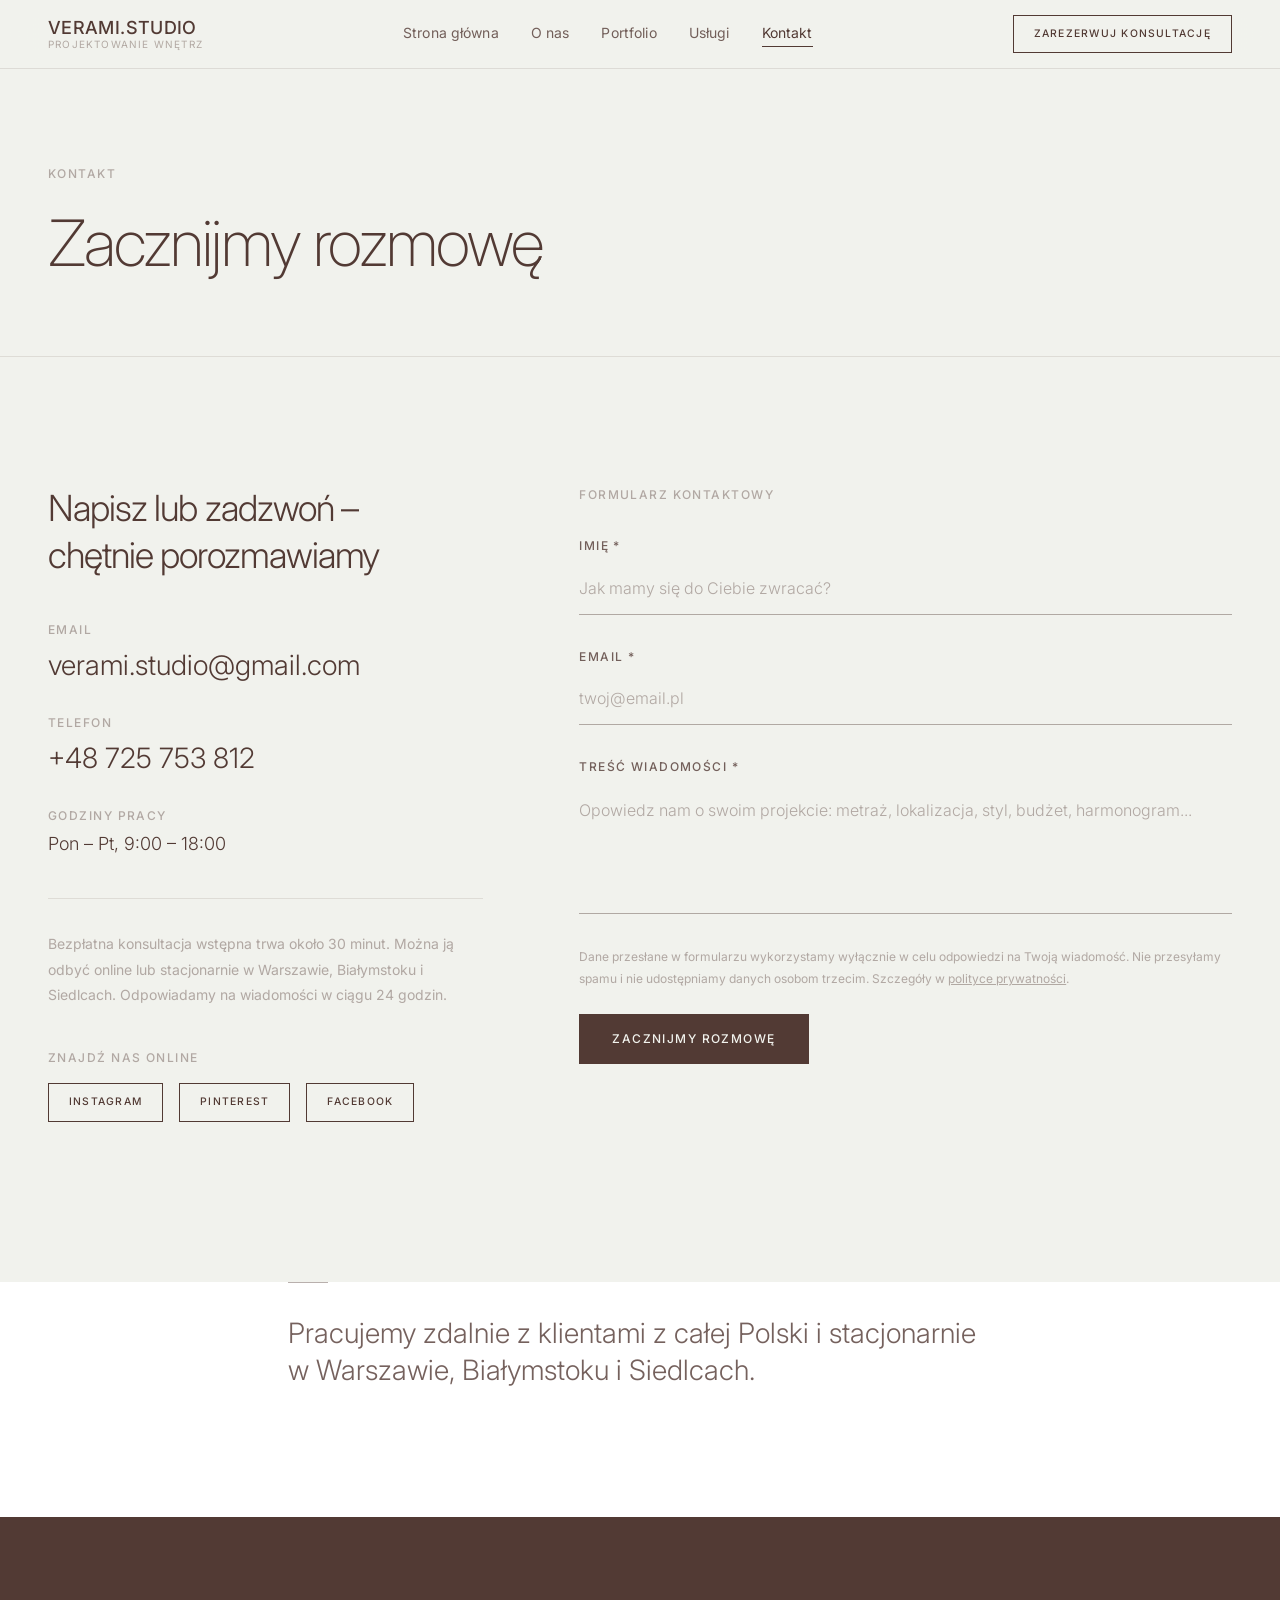
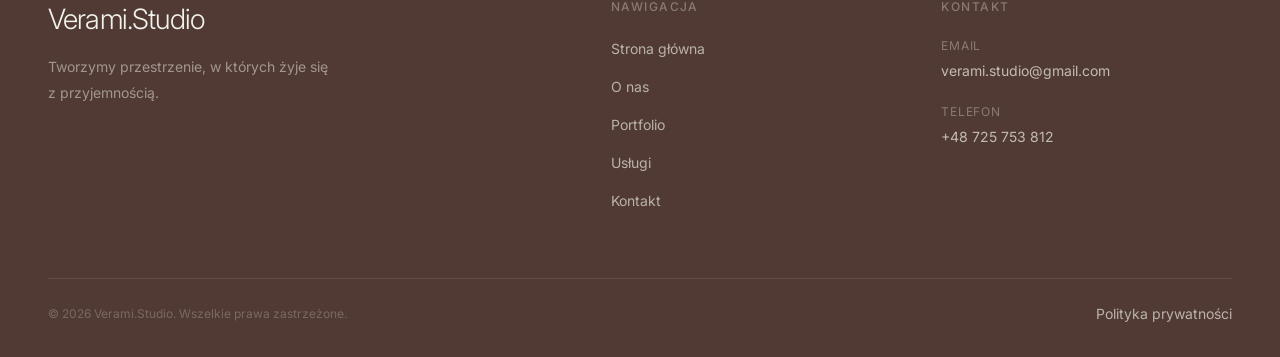
<file: kontakt.html>
<!DOCTYPE html>
<html lang="pl">
<head>
  <!-- Google tag (gtag.js) -->
  <script async src="https://www.googletagmanager.com/gtag/js?id=G-FWL6SF4RZE"></script>
  <script>
    window.dataLayer = window.dataLayer || [];
    function gtag(){dataLayer.push(arguments);}
    gtag('js', new Date());
    gtag('config', 'G-FWL6SF4RZE');
  </script>

  <meta charset="UTF-8" />
  <meta name="viewport" content="width=device-width, initial-scale=1.0" />

  <title>Kontakt — Zarezerwuj Konsultację | Verami.Studio</title>
  <meta name="description"
        content="Skontaktuj się z Verami.Studio — architekci wnętrz. Email: verami.studio@gmail.com, tel. +48 725 753 812. Działamy w Warszawie, Białymstoku i Siedlcach. Bezpłatna konsultacja." />
  <meta name="author"      content="Verami.Studio" />
  <meta name="robots"      content="index, follow, max-snippet:-1" />
  <meta name="theme-color" content="#523A34" />
  <link rel="canonical"    href="https://veramistudio.pl/kontakt.html" />

  <!-- Open Graph -->
  <meta property="og:type"        content="website" />
  <meta property="og:site_name"   content="Verami.Studio" />
  <meta property="og:locale"      content="pl_PL" />
  <meta property="og:url"         content="https://veramistudio.pl/kontakt.html" />
  <meta property="og:title"       content="Kontakt — Verami.Studio" />
  <meta property="og:description" content="Zarezerwuj bezpłatną konsultację z architektem wnętrz. Odpowiadam w 24h." />
  <meta property="og:image"       content="https://veramistudio.pl/assets/og-image.jpg" />
  <meta property="og:image:width"  content="1200" />
  <meta property="og:image:height" content="630" />

  <meta name="twitter:card"        content="summary_large_image" />
  <meta name="twitter:title"       content="Kontakt — Verami.Studio" />
  <meta name="twitter:description" content="Zarezerwuj bezpłatną konsultację. Email: verami.studio@gmail.com" />
  <meta name="twitter:image"       content="https://veramistudio.pl/assets/og-image.jpg" />

  <!-- Preconnect -->
  <link rel="preconnect" href="https://fonts.googleapis.com" />
  <link rel="preconnect" href="https://fonts.gstatic.com" crossorigin />
  <link rel="preconnect" href="https://formspree.io" />

  <!-- CSS -->
  <link rel="stylesheet" href="css/tokens.css" />
  <link rel="stylesheet" href="css/base.css" />
  <link rel="stylesheet" href="css/layout.css" />
  <link rel="stylesheet" href="css/components.css" />
  <link rel="stylesheet" href="css/animations.css" />
  <link rel="stylesheet" href="css/responsive.css" />
  <link rel="stylesheet" href="https://fonts.googleapis.com/css2?family=Inter:wght@200;300;400;500;600&display=swap" />

  <!-- Favicon -->
  <link rel="icon"             href="assets/favicon.ico" sizes="any" />
  <link rel="icon"             href="assets/favicon.svg" type="image/svg+xml" />
  <link rel="apple-touch-icon" href="assets/apple-touch-icon.png" />

  <!-- Schema.org -->
  <script type="application/ld+json">
  {
    "@context": "https://schema.org",
    "@type": "ContactPage",
    "name": "Kontakt — Verami.Studio",
    "url": "https://veramistudio.pl/kontakt.html",
    "description": "Formularz kontaktowy i dane do Verami.Studio — architekci wnętrz, Warszawa, Białystok, Siedlce.",
    "publisher": {
      "@type": "LocalBusiness",
      "@id": "https://veramistudio.pl/#business",
      "name": "Verami.Studio",
      "telephone": "+48725753812",
      "email": "verami.studio@gmail.com",
      "address": {
        "@type": "PostalAddress",
        "addressLocality": "Warszawa",
        "addressCountry": "PL"
      }
    }
  }
  </script>
</head>
<body>

<a href="#main-content" class="skip-link">Przejdź do treści</a>

<!-- NAV -->
<header class="nav is-scrolled" role="banner">
  <div class="nav__inner">
    <a href="index.html" class="nav__logo" aria-label="Verami.Studio — strona główna">
      <span class="nav__logo-name">Verami.Studio</span>
      <span class="nav__logo-tagline">Projektowanie wnętrz</span>
    </a>
    <nav class="nav__links" aria-label="Nawigacja główna">
      <a href="index.html"     class="nav__link">Strona główna</a>
      <a href="o-mnie.html"    class="nav__link">O nas</a>
      <a href="portfolio.html" class="nav__link">Portfolio</a>
      <a href="uslugi.html"    class="nav__link">Usługi</a>
      <a href="kontakt.html"   class="nav__link" aria-current="page">Kontakt</a>
    </nav>
    <a href="kontakt.html" class="btn btn--outline btn--sm nav__cta">Zarezerwuj konsultację</a>
    <button class="nav__hamburger" aria-label="Otwórz menu" aria-expanded="false" aria-controls="mobile-menu">
      <span></span><span></span><span></span>
    </button>
  </div>
</header>

<nav class="nav__mobile" id="mobile-menu" aria-label="Menu mobilne">
  <a href="index.html"     class="nav__mobile-link">Strona główna</a>
  <a href="o-mnie.html"    class="nav__mobile-link">O nas</a>
  <a href="portfolio.html" class="nav__mobile-link">Portfolio</a>
  <a href="uslugi.html"    class="nav__mobile-link">Usługi</a>
  <a href="kontakt.html"   class="nav__mobile-link">Kontakt</a>
  <a href="kontakt.html" class="btn btn--outline nav__mobile-cta">Zarezerwuj konsultację</a>
</nav>

<main id="main-content">

  <!-- PAGE HERO -->
  <section class="page-hero page-hero--hidden-mobile" aria-labelledby="page-title">
    <div class="container">
      <span class="page-hero__label">Kontakt</span>
      <h1 class="page-hero__title reveal" id="page-title">Zacznijmy rozmowę</h1>
    </div>
  </section>

  <!-- CONTACT LAYOUT -->
  <section class="section" aria-labelledby="contact-heading">
    <div class="container">
      <h2 class="sr-only" id="contact-heading">Dane kontaktowe i formularz</h2>

      <div class="contact-layout">

        <!-- Dane kontaktowe -->
        <div>
          <h3 class="contact-info__title reveal">
            Napisz lub zadzwoń –<br />chętnie porozmawiamy
          </h3>

          <address style="font-style:normal;" class="reveal reveal-delay-1">
            <div class="contact-info__item">
              <span class="contact-info__label">Email</span>
              <a href="mailto:verami.studio@gmail.com" class="contact-info__value">
                verami.studio@gmail.com
              </a>
            </div>
            <div class="contact-info__item">
              <span class="contact-info__label">Telefon</span>
              <a href="tel:+48725753812" class="contact-info__value">
                +48 725&nbsp;753&nbsp;812
              </a>
            </div>
            <div class="contact-info__item" style="margin-top:var(--space-4);">
              <span class="contact-info__label">Godziny pracy</span>
              <p class="contact-info__value" style="font-size:var(--text-md);">
                Pon &ndash; Pt, 9:00 &ndash; 18:00
              </p>
            </div>
          </address>

          <p class="contact-info__note reveal reveal-delay-2">
            Bezpłatna konsultacja wstępna trwa około 30 minut.
            Można ją odbyć online lub stacjonarnie w Warszawie, Białymstoku i Siedlcach.
            Odpowiadamy na wiadomości w ciągu 24 godzin.
          </p>

          <div class="reveal reveal-delay-3" style="margin-top:var(--space-10);">
            <p class="contact-info__label" style="margin-bottom:var(--space-4);">Znajdź nas online</p>
            <div style="display:flex;gap:var(--space-4);flex-wrap:wrap;">
              <a href="https://www.instagram.com/verami.studio"
                 class="btn btn--outline btn--sm"
                 rel="noopener noreferrer"
                 target="_blank"
                 aria-label="Instagram Verami.Studio (otwiera się w nowej karcie)">
                Instagram
              </a>
              <a href="https://www.pinterest.com/veramistudio"
                 class="btn btn--outline btn--sm"
                 rel="noopener noreferrer"
                 target="_blank"
                 aria-label="Pinterest Verami.Studio (otwiera się w nowej karcie)">
                Pinterest
              </a>
              <a href="https://www.facebook.com/share/1Arv1LJ2Z5/"
                 class="btn btn--outline btn--sm"
                 rel="noopener noreferrer"
                 target="_blank"
                 aria-label="Facebook Verami.Studio (otwiera się w nowej karcie)">
                Facebook
              </a>
            </div>
          </div>
        </div>

        <!-- Formularz -->
        <div class="reveal reveal-delay-2">
          <p class="label" style="margin-bottom:var(--space-8);">Formularz kontaktowy</p>

          <div id="form-status"
               class="form__status"
               role="alert"
               aria-live="polite"
               aria-atomic="true"></div>

          <form class="form"
                id="contact-form"
                novalidate
                aria-label="Formularz kontaktowy Verami.Studio">

            <div class="form__group">
              <label class="form__label" for="field-name">
                Imię <span aria-label="pole wymagane">*</span>
              </label>
              <input
                class="form__input"
                type="text"
                id="field-name"
                name="name"
                placeholder="Jak mamy się do Ciebie zwracać?"
                autocomplete="given-name"
                required
                aria-required="true"
                aria-describedby="name-error"
              />
              <span id="name-error" class="sr-only" aria-live="polite"></span>
            </div>

            <div class="form__group">
              <label class="form__label" for="field-email">
                Email <span aria-label="pole wymagane">*</span>
              </label>
              <input
                class="form__input"
                type="email"
                id="field-email"
                name="email"
                placeholder="twoj@email.pl"
                autocomplete="email"
                required
                aria-required="true"
                aria-describedby="email-error"
              />
              <span id="email-error" class="sr-only" aria-live="polite"></span>
            </div>

            <div class="form__group">
              <label class="form__label" for="field-message">
                Treść wiadomości <span aria-label="pole wymagane">*</span>
              </label>
              <textarea
                class="form__textarea"
                id="field-message"
                name="message"
                placeholder="Opowiedz nam o swoim projekcie: metraż, lokalizacja, styl, budżet, harmonogram..."
                required
                aria-required="true"
                aria-describedby="message-error"
              ></textarea>
              <span id="message-error" class="sr-only" aria-live="polite"></span>
            </div>

            <div>
              <p style="font-size:var(--text-xs);color:var(--color-dark-40);margin-bottom:var(--space-6);line-height:var(--leading-loose);">
                Dane przesłane w formularzu wykorzystamy wyłącznie w celu odpowiedzi
                na Twoją wiadomość. Nie przesyłamy spamu i nie udostępniamy danych
                osobom trzecim. Szczegóły w <a href="polityka-prywatnosci.html" style="color:var(--color-dark-40);text-decoration:underline;">polityce prywatności</a>.
              </p>
              <button type="submit" class="btn btn--primary form__submit">
                Zacznijmy rozmowę
              </button>
            </div>

          </form>
        </div>

      </div>
    </div>
  </section>

  <!-- LOKALIZACJA -->
  <section class="section" style="background:var(--color-white);padding-top:0;" aria-label="Lokalizacja">
    <div class="container container--narrow">
      <span class="divider reveal" aria-hidden="true"></span>
      <p class="reveal reveal-delay-1"
         style="font-size:var(--text-xl);font-weight:300;color:var(--color-dark-80);line-height:var(--leading-snug);">
        Pracujemy zdalnie z klientami z całej Polski
        i stacjonarnie w Warszawie, Białymstoku i Siedlcach.
      </p>
    </div>
  </section>

</main>

<footer class="footer" role="contentinfo">
  <div class="container">
    <div class="footer__grid">
      <div>
        <p class="footer__brand-name">Verami.Studio</p>
        <p class="footer__brand-desc">Tworzymy przestrzenie, w których żyje się z przyjemnością.</p>
      </div>
      <nav aria-label="Stopka — nawigacja">
        <p class="footer__heading">Nawigacja</p>
        <ul class="footer__links">
          <li><a href="index.html"     class="footer__link">Strona główna</a></li>
          <li><a href="o-mnie.html"    class="footer__link">O nas</a></li>
          <li><a href="portfolio.html" class="footer__link">Portfolio</a></li>
          <li><a href="uslugi.html"    class="footer__link">Usługi</a></li>
          <li><a href="kontakt.html"   class="footer__link">Kontakt</a></li>
        </ul>
      </nav>
      <address style="font-style:normal;">
        <p class="footer__heading">Kontakt</p>
        <div class="footer__contact-item">
          <span class="footer__contact-label">Email</span>
          <a href="mailto:verami.studio@gmail.com" class="footer__contact-value">verami.studio@gmail.com</a>
        </div>
        <div class="footer__contact-item">
          <span class="footer__contact-label">Telefon</span>
          <a href="tel:+48725753812" class="footer__contact-value">+48 725&nbsp;753&nbsp;812</a>
        </div>
      </address>
    </div>
    <div class="footer__bottom">
      <p class="footer__copy">&copy; <span id="footer-year"></span> Verami.Studio. Wszelkie prawa zastrzeżone.</p>
      <p class="footer__copy"><a href="polityka-prywatnosci.html" class="footer__link">Polityka prywatności</a></p>
    </div>
  </div>
</footer>

<script src="js/main.js"       defer></script>
<script src="js/animations.js" defer></script>
<script src="js/form.js"       defer></script>
<script>document.getElementById('footer-year').textContent = new Date().getFullYear();</script>
</body>
</html>
</file>
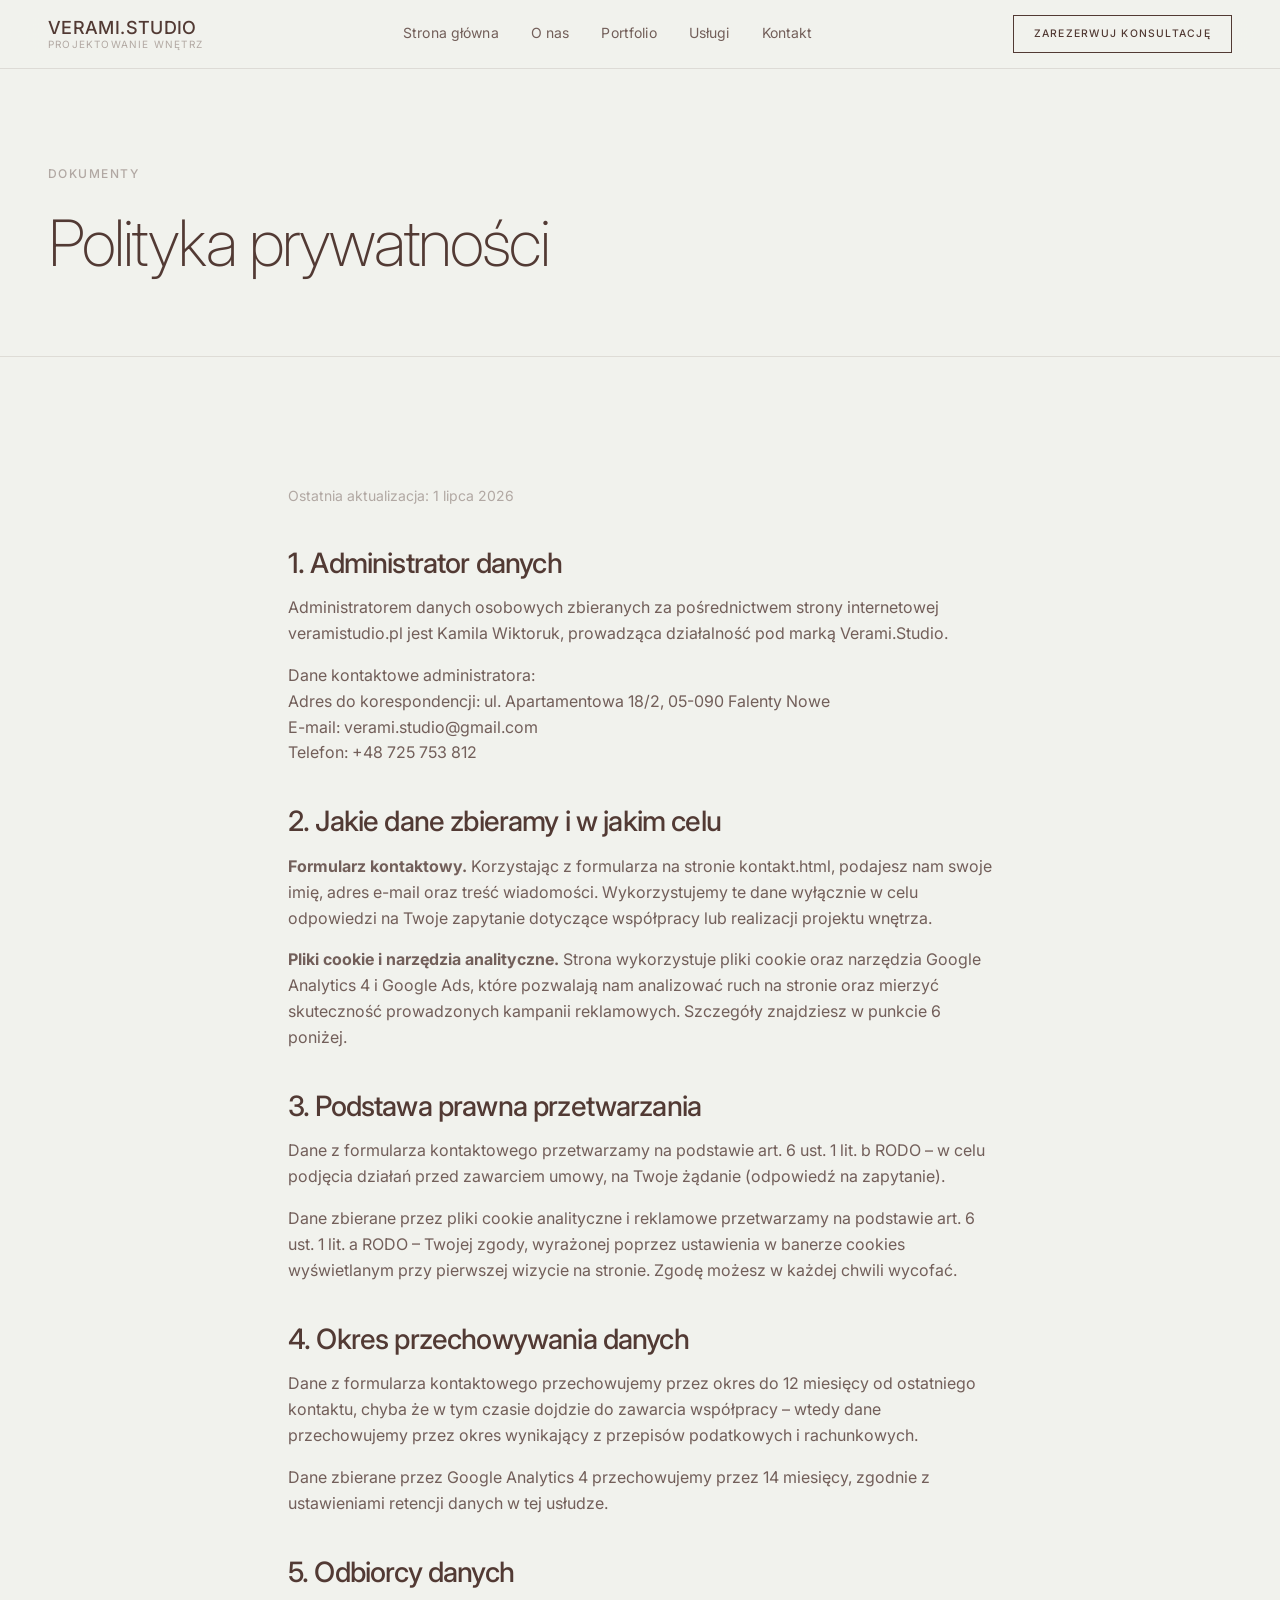
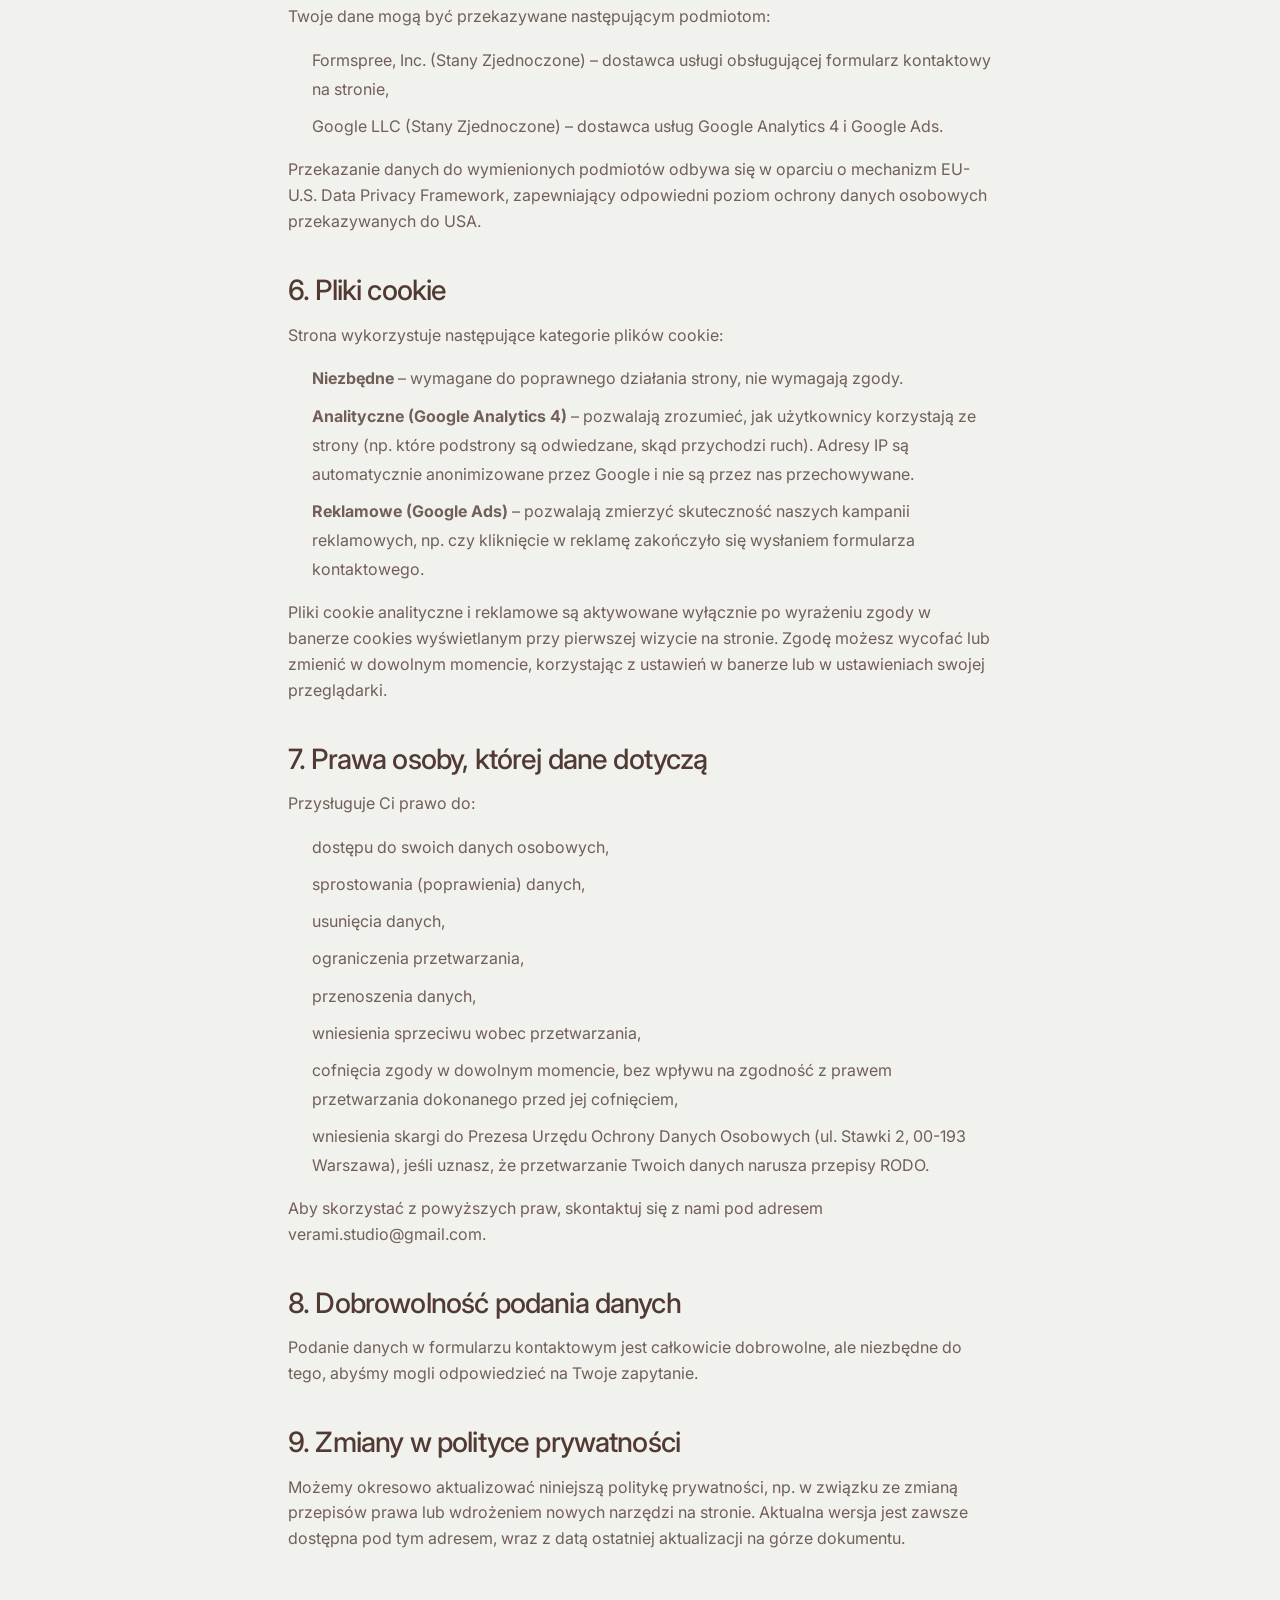
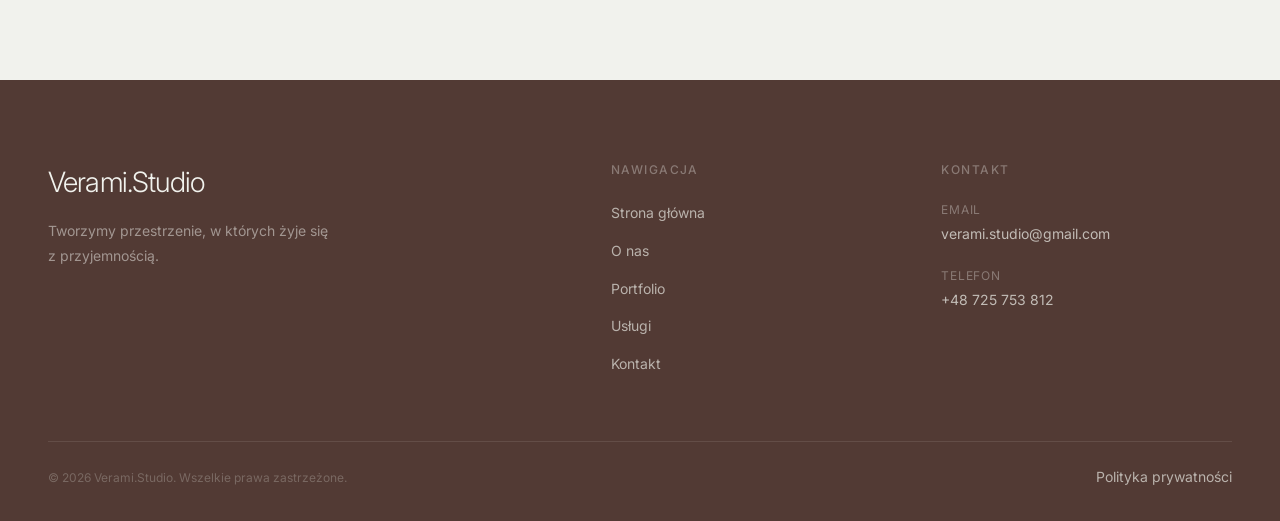
<file: polityka-prywatnosci.html>
<!DOCTYPE html>
<html lang="pl">
<head>
  <meta charset="UTF-8" />
  <meta name="viewport" content="width=device-width, initial-scale=1.0" />

  <title>Polityka prywatności — Verami.Studio</title>
  <meta name="description"
        content="Polityka prywatności strony veramistudio.pl — zasady przetwarzania danych osobowych, plików cookie i prawa użytkownika." />
  <meta name="robots"      content="noindex, follow" />
  <meta name="theme-color" content="#523A34" />
  <link rel="canonical"    href="https://veramistudio.pl/polityka-prywatnosci.html" />

  <!-- Preconnect -->
  <link rel="preconnect" href="https://fonts.googleapis.com" />
  <link rel="preconnect" href="https://fonts.gstatic.com" crossorigin />

  <!-- CSS -->
  <link rel="stylesheet" href="css/tokens.css" />
  <link rel="stylesheet" href="css/base.css" />
  <link rel="stylesheet" href="css/layout.css" />
  <link rel="stylesheet" href="css/components.css" />
  <link rel="stylesheet" href="css/animations.css" />
  <link rel="stylesheet" href="css/responsive.css" />
  <link rel="stylesheet" href="https://fonts.googleapis.com/css2?family=Inter:wght@200;300;400;500;600&display=swap" />

  <!-- Favicon -->
  <link rel="icon"             href="assets/favicon.ico" sizes="any" />
  <link rel="icon"             href="assets/favicon.svg" type="image/svg+xml" />
  <link rel="apple-touch-icon" href="assets/apple-touch-icon.png" />
</head>
<body>

<a href="#main-content" class="skip-link">Przejdź do treści</a>

<!-- NAV -->
<header class="nav is-scrolled" role="banner">
  <div class="nav__inner">
    <a href="index.html" class="nav__logo" aria-label="Verami.Studio — strona główna">
      <span class="nav__logo-name">Verami.Studio</span>
      <span class="nav__logo-tagline">Projektowanie wnętrz</span>
    </a>
    <nav class="nav__links" aria-label="Nawigacja główna">
      <a href="index.html"     class="nav__link">Strona główna</a>
      <a href="o-mnie.html"    class="nav__link">O nas</a>
      <a href="portfolio.html" class="nav__link">Portfolio</a>
      <a href="uslugi.html"    class="nav__link">Usługi</a>
      <a href="kontakt.html"   class="nav__link">Kontakt</a>
    </nav>
    <a href="kontakt.html" class="btn btn--outline btn--sm nav__cta">Zarezerwuj konsultację</a>
    <button class="nav__hamburger" aria-label="Otwórz menu" aria-expanded="false" aria-controls="mobile-menu">
      <span></span><span></span><span></span>
    </button>
  </div>
</header>

<nav class="nav__mobile" id="mobile-menu" aria-label="Menu mobilne">
  <a href="index.html"     class="nav__mobile-link">Strona główna</a>
  <a href="o-mnie.html"    class="nav__mobile-link">O nas</a>
  <a href="portfolio.html" class="nav__mobile-link">Portfolio</a>
  <a href="uslugi.html"    class="nav__mobile-link">Usługi</a>
  <a href="kontakt.html"   class="nav__mobile-link">Kontakt</a>
  <a href="kontakt.html" class="btn btn--outline nav__mobile-cta">Zarezerwuj konsultację</a>
</nav>

<main id="main-content">

  <!-- PAGE HERO -->
  <section class="page-hero page-hero--hidden-mobile" aria-labelledby="page-title">
    <div class="container">
      <span class="page-hero__label">Dokumenty</span>
      <h1 class="page-hero__title reveal" id="page-title">Polityka prywatności</h1>
    </div>
  </section>

  <!-- TREŚĆ -->
  <section class="section" aria-labelledby="policy-heading">
    <div class="container container--narrow">
      <h2 class="sr-only" id="policy-heading">Polityka prywatności</h2>

      <div style="font-size:var(--text-base);color:var(--color-dark-80);line-height:var(--leading-loose);">

        <p style="margin-bottom:var(--space-10);color:var(--color-dark-40);font-size:var(--text-sm);">
          Ostatnia aktualizacja: 1 lipca 2026
        </p>

        <h3 style="font-size:var(--text-xl);font-weight:500;margin-bottom:var(--space-4);">1. Administrator danych</h3>
        <p style="margin-bottom:var(--space-4);">
          Administratorem danych osobowych zbieranych za pośrednictwem strony internetowej veramistudio.pl
          jest Kamila Wiktoruk, prowadząca działalność pod marką Verami.Studio.
        </p>
        <p style="margin-bottom:var(--space-10);">
          Dane kontaktowe administratora:<br />
          Adres do korespondencji: ul. Apartamentowa 18/2, 05-090 Falenty Nowe<br />
          E-mail: <a href="mailto:verami.studio@gmail.com" style="color:var(--color-brown);">verami.studio@gmail.com</a><br />
          Telefon: <a href="tel:+48725753812" style="color:var(--color-brown);">+48 725 753 812</a>
        </p>

        <h3 style="font-size:var(--text-xl);font-weight:500;margin-bottom:var(--space-4);">2. Jakie dane zbieramy i w jakim celu</h3>
        <p style="margin-bottom:var(--space-4);">
          <strong>Formularz kontaktowy.</strong> Korzystając z formularza na stronie kontakt.html,
          podajesz nam swoje imię, adres e-mail oraz treść wiadomości. Wykorzystujemy te dane
          wyłącznie w celu odpowiedzi na Twoje zapytanie dotyczące współpracy lub realizacji
          projektu wnętrza.
        </p>
        <p style="margin-bottom:var(--space-10);">
          <strong>Pliki cookie i narzędzia analityczne.</strong> Strona wykorzystuje pliki cookie
          oraz narzędzia Google Analytics 4 i Google Ads, które pozwalają nam analizować ruch
          na stronie oraz mierzyć skuteczność prowadzonych kampanii reklamowych. Szczegóły
          znajdziesz w punkcie 6 poniżej.
        </p>

        <h3 style="font-size:var(--text-xl);font-weight:500;margin-bottom:var(--space-4);">3. Podstawa prawna przetwarzania</h3>
        <p style="margin-bottom:var(--space-4);">
          Dane z formularza kontaktowego przetwarzamy na podstawie art. 6 ust. 1 lit. b RODO –
          w celu podjęcia działań przed zawarciem umowy, na Twoje żądanie (odpowiedź na zapytanie).
        </p>
        <p style="margin-bottom:var(--space-10);">
          Dane zbierane przez pliki cookie analityczne i reklamowe przetwarzamy na podstawie
          art. 6 ust. 1 lit. a RODO – Twojej zgody, wyrażonej poprzez ustawienia w banerze cookies
          wyświetlanym przy pierwszej wizycie na stronie. Zgodę możesz w każdej chwili wycofać.
        </p>

        <h3 style="font-size:var(--text-xl);font-weight:500;margin-bottom:var(--space-4);">4. Okres przechowywania danych</h3>
        <p style="margin-bottom:var(--space-4);">
          Dane z formularza kontaktowego przechowujemy przez okres do 12 miesięcy od ostatniego
          kontaktu, chyba że w tym czasie dojdzie do zawarcia współpracy – wtedy dane przechowujemy
          przez okres wynikający z przepisów podatkowych i rachunkowych.
        </p>
        <p style="margin-bottom:var(--space-10);">
          Dane zbierane przez Google Analytics 4 przechowujemy przez 14 miesięcy, zgodnie
          z ustawieniami retencji danych w tej usłudze.
        </p>

        <h3 style="font-size:var(--text-xl);font-weight:500;margin-bottom:var(--space-4);">5. Odbiorcy danych</h3>
        <p style="margin-bottom:var(--space-4);">
          Twoje dane mogą być przekazywane następującym podmiotom:
        </p>
        <ul style="margin-bottom:var(--space-4);padding-left:var(--space-6);">
          <li style="margin-bottom:var(--space-2);">Formspree, Inc. (Stany Zjednoczone) – dostawca usługi obsługującej formularz kontaktowy na stronie,</li>
          <li>Google LLC (Stany Zjednoczone) – dostawca usług Google Analytics 4 i Google Ads.</li>
        </ul>
        <p style="margin-bottom:var(--space-10);">
          Przekazanie danych do wymienionych podmiotów odbywa się w oparciu o mechanizm
          EU-U.S. Data Privacy Framework, zapewniający odpowiedni poziom ochrony danych
          osobowych przekazywanych do USA.
        </p>

        <h3 style="font-size:var(--text-xl);font-weight:500;margin-bottom:var(--space-4);">6. Pliki cookie</h3>
        <p style="margin-bottom:var(--space-4);">Strona wykorzystuje następujące kategorie plików cookie:</p>
        <ul style="margin-bottom:var(--space-4);padding-left:var(--space-6);">
          <li style="margin-bottom:var(--space-2);"><strong>Niezbędne</strong> – wymagane do poprawnego działania strony, nie wymagają zgody.</li>
          <li style="margin-bottom:var(--space-2);"><strong>Analityczne (Google Analytics 4)</strong> – pozwalają zrozumieć, jak użytkownicy korzystają ze strony (np. które podstrony są odwiedzane, skąd przychodzi ruch). Adresy IP są automatycznie anonimizowane przez Google i nie są przez nas przechowywane.</li>
          <li><strong>Reklamowe (Google Ads)</strong> – pozwalają zmierzyć skuteczność naszych kampanii reklamowych, np. czy kliknięcie w reklamę zakończyło się wysłaniem formularza kontaktowego.</li>
        </ul>
        <p style="margin-bottom:var(--space-10);">
          Pliki cookie analityczne i reklamowe są aktywowane wyłącznie po wyrażeniu zgody
          w banerze cookies wyświetlanym przy pierwszej wizycie na stronie. Zgodę możesz
          wycofać lub zmienić w dowolnym momencie, korzystając z ustawień w banerze lub
          w ustawieniach swojej przeglądarki.
        </p>

        <h3 style="font-size:var(--text-xl);font-weight:500;margin-bottom:var(--space-4);">7. Prawa osoby, której dane dotyczą</h3>
        <p style="margin-bottom:var(--space-4);">Przysługuje Ci prawo do:</p>
        <ul style="margin-bottom:var(--space-4);padding-left:var(--space-6);">
          <li style="margin-bottom:var(--space-2);">dostępu do swoich danych osobowych,</li>
          <li style="margin-bottom:var(--space-2);">sprostowania (poprawienia) danych,</li>
          <li style="margin-bottom:var(--space-2);">usunięcia danych,</li>
          <li style="margin-bottom:var(--space-2);">ograniczenia przetwarzania,</li>
          <li style="margin-bottom:var(--space-2);">przenoszenia danych,</li>
          <li style="margin-bottom:var(--space-2);">wniesienia sprzeciwu wobec przetwarzania,</li>
          <li style="margin-bottom:var(--space-2);">cofnięcia zgody w dowolnym momencie, bez wpływu na zgodność z prawem przetwarzania dokonanego przed jej cofnięciem,</li>
          <li>wniesienia skargi do Prezesa Urzędu Ochrony Danych Osobowych (ul. Stawki 2, 00-193 Warszawa), jeśli uznasz, że przetwarzanie Twoich danych narusza przepisy RODO.</li>
        </ul>
        <p style="margin-bottom:var(--space-10);">
          Aby skorzystać z powyższych praw, skontaktuj się z nami pod adresem
          <a href="mailto:verami.studio@gmail.com" style="color:var(--color-brown);">verami.studio@gmail.com</a>.
        </p>

        <h3 style="font-size:var(--text-xl);font-weight:500;margin-bottom:var(--space-4);">8. Dobrowolność podania danych</h3>
        <p style="margin-bottom:var(--space-10);">
          Podanie danych w formularzu kontaktowym jest całkowicie dobrowolne, ale niezbędne
          do tego, abyśmy mogli odpowiedzieć na Twoje zapytanie.
        </p>

        <h3 style="font-size:var(--text-xl);font-weight:500;margin-bottom:var(--space-4);">9. Zmiany w polityce prywatności</h3>
        <p>
          Możemy okresowo aktualizować niniejszą politykę prywatności, np. w związku
          ze zmianą przepisów prawa lub wdrożeniem nowych narzędzi na stronie. Aktualna
          wersja jest zawsze dostępna pod tym adresem, wraz z datą ostatniej aktualizacji
          na górze dokumentu.
        </p>

      </div>
    </div>
  </section>

</main>

<footer class="footer" role="contentinfo">
  <div class="container">
    <div class="footer__grid">
      <div>
        <p class="footer__brand-name">Verami.Studio</p>
        <p class="footer__brand-desc">Tworzymy przestrzenie, w których żyje się z przyjemnością.</p>
      </div>
      <nav aria-label="Stopka — nawigacja">
        <p class="footer__heading">Nawigacja</p>
        <ul class="footer__links">
          <li><a href="index.html"     class="footer__link">Strona główna</a></li>
          <li><a href="o-mnie.html"    class="footer__link">O nas</a></li>
          <li><a href="portfolio.html" class="footer__link">Portfolio</a></li>
          <li><a href="uslugi.html"    class="footer__link">Usługi</a></li>
          <li><a href="kontakt.html"   class="footer__link">Kontakt</a></li>
        </ul>
      </nav>
      <address style="font-style:normal;">
        <p class="footer__heading">Kontakt</p>
        <div class="footer__contact-item">
          <span class="footer__contact-label">Email</span>
          <a href="mailto:verami.studio@gmail.com" class="footer__contact-value">verami.studio@gmail.com</a>
        </div>
        <div class="footer__contact-item">
          <span class="footer__contact-label">Telefon</span>
          <a href="tel:+48725753812" class="footer__contact-value">+48 725&nbsp;753&nbsp;812</a>
        </div>
      </address>
    </div>
    <div class="footer__bottom">
      <p class="footer__copy">&copy; <span id="footer-year"></span> Verami.Studio. Wszelkie prawa zastrzeżone.</p>
      <p class="footer__copy"><a href="polityka-prywatnosci.html" class="footer__link">Polityka prywatności</a></p>
    </div>
  </div>
</footer>

<script src="js/main.js"       defer></script>
<script src="js/animations.js" defer></script>
<script>document.getElementById('footer-year').textContent = new Date().getFullYear();</script>
</body>
</html>
</file>
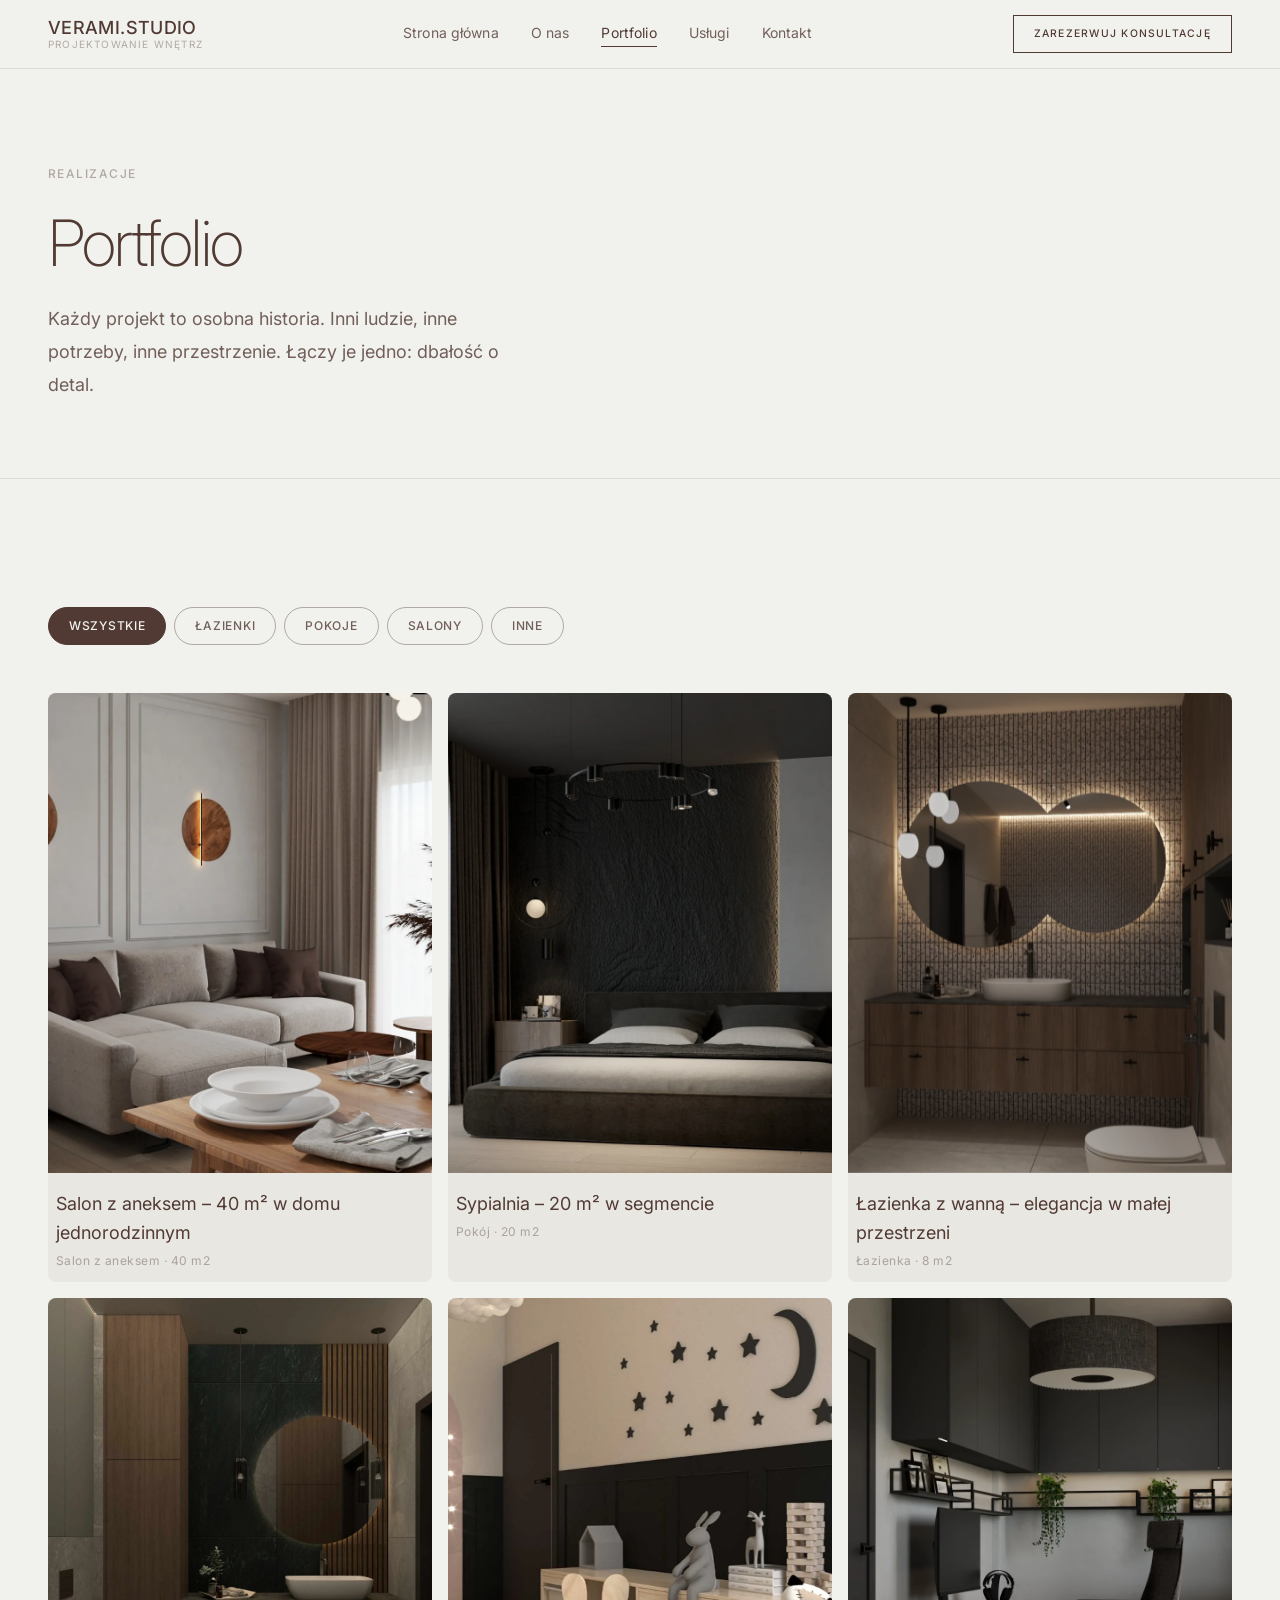
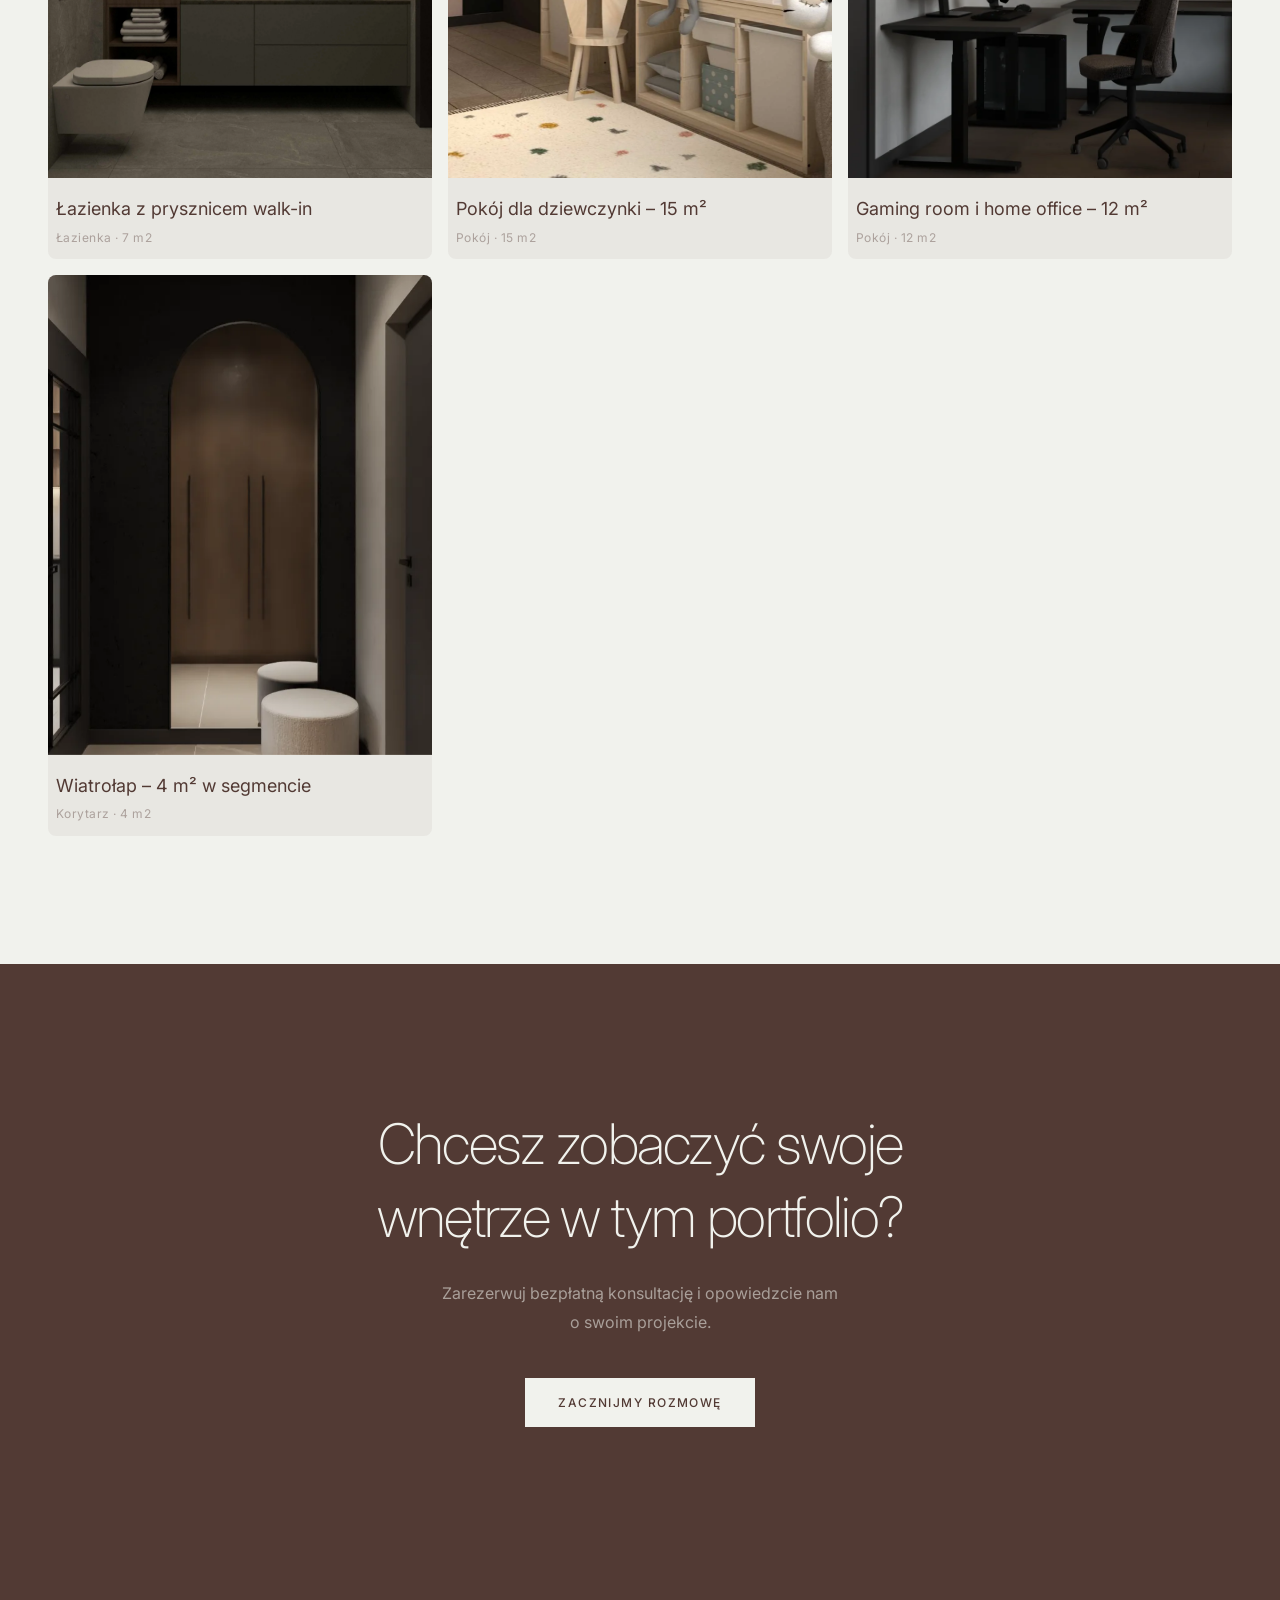
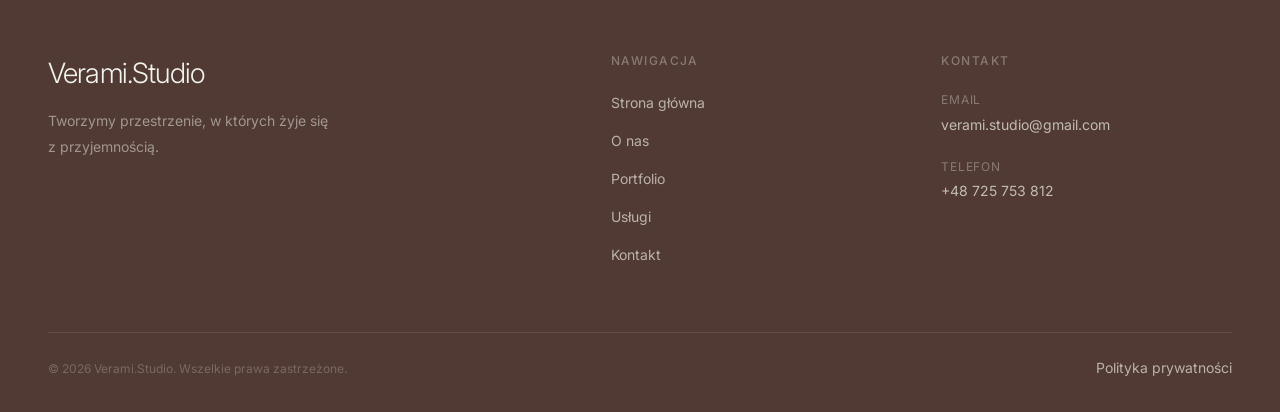
<file: portfolio.html>
<!DOCTYPE html>
<html lang="pl">
<head>
  <!-- Google tag (gtag.js) -->
  <script async src="https://www.googletagmanager.com/gtag/js?id=G-FWL6SF4RZE"></script>
  <script>
    window.dataLayer = window.dataLayer || [];
    function gtag(){dataLayer.push(arguments);}
    gtag('js', new Date());
    gtag('config', 'G-FWL6SF4RZE');
  </script>

  <meta charset="UTF-8" />
  <meta name="viewport" content="width=device-width, initial-scale=1.0" />

  <title>Portfolio — Realizacje Wnętrz | Verami.Studio Warszawa</title>
  <meta name="description"
        content="Portfolio Verami.Studio — nowoczesne łazienki, salony, sypialnie i pokoje dziecięce. Realizacje z Warszawy, Białegostoku, Siedlec i okolic. Przejrzyj galerię projektów wnętrz premium." />
  <meta name="author"      content="Verami.Studio" />
  <meta name="robots"      content="index, follow, max-snippet:-1, max-image-preview:large" />
  <meta name="theme-color" content="#523A34" />
  <link rel="canonical"    href="https://veramistudio.pl/portfolio.html" />

  <!-- Open Graph -->
  <meta property="og:type"        content="website" />
  <meta property="og:site_name"   content="Verami.Studio" />
  <meta property="og:locale"      content="pl_PL" />
  <meta property="og:url"         content="https://veramistudio.pl/portfolio.html" />
  <meta property="og:title"       content="Portfolio — Realizacje Wnętrz Verami.Studio" />
  <meta property="og:description" content="Nowoczesne łazienki, salony, sypialnie — galeria realizacji wnętrz premium z Warszawy, Białegostoku i Siedlec." />
  <meta property="og:image"       content="https://veramistudio.pl/assets/og-image.jpg" />
  <meta property="og:image:width"  content="1200" />
  <meta property="og:image:height" content="630" />

  <!-- Twitter Card -->
  <meta name="twitter:card"        content="summary_large_image" />
  <meta name="twitter:title"       content="Portfolio — Verami.Studio" />
  <meta name="twitter:description" content="Galeria realizacji — nowoczesne łazienki, salony, sypialnie." />
  <meta name="twitter:image"       content="https://veramistudio.pl/assets/og-image.jpg" />

  <!-- Preconnect -->
  <link rel="preconnect" href="https://fonts.googleapis.com" />
  <link rel="preconnect" href="https://fonts.gstatic.com" crossorigin />

  <!-- CSS -->
  <link rel="stylesheet" href="css/tokens.css" />
  <link rel="stylesheet" href="css/base.css" />
  <link rel="stylesheet" href="css/layout.css" />
  <link rel="stylesheet" href="css/components.css" />
  <link rel="stylesheet" href="css/animations.css" />
  <link rel="stylesheet" href="css/responsive.css" />
  <link rel="stylesheet" href="https://fonts.googleapis.com/css2?family=Inter:wght@200;300;400;500;600&display=swap" />

  <!-- Favicon -->
  <link rel="icon"             href="assets/favicon.ico" sizes="any" />
  <link rel="icon"             href="assets/favicon.svg" type="image/svg+xml" />
  <link rel="apple-touch-icon" href="assets/apple-touch-icon.png" />

  <!-- Schema.org -->
  <script type="application/ld+json">
  {
    "@context": "https://schema.org",
    "@type": "CollectionPage",
    "name": "Portfolio — Verami.Studio",
    "description": "Galeria realizacji projektów wnętrz — łazienki, salony, sypialnie, pokoje.",
    "url": "https://veramistudio.pl/portfolio.html",
    "publisher": {
      "@type": "LocalBusiness",
      "name": "Verami.Studio",
      "url": "https://veramistudio.pl"
    }
  }
  </script>
</head>
<body>

<a href="#main-content" class="skip-link">Przejdź do treści</a>

<!-- NAV -->
<header class="nav is-scrolled" role="banner">
  <div class="nav__inner">
    <a href="index.html" class="nav__logo" aria-label="Verami.Studio — strona główna">
      <span class="nav__logo-name">Verami.Studio</span>
      <span class="nav__logo-tagline">Projektowanie wnętrz</span>
    </a>
    <nav class="nav__links" aria-label="Nawigacja główna">
      <a href="index.html"     class="nav__link">Strona główna</a>
      <a href="o-mnie.html"    class="nav__link">O nas</a>
      <a href="portfolio.html" class="nav__link" aria-current="page">Portfolio</a>
      <a href="uslugi.html"    class="nav__link">Usługi</a>
      <a href="kontakt.html"   class="nav__link">Kontakt</a>
    </nav>
    <a href="kontakt.html" class="btn btn--outline btn--sm nav__cta">Zarezerwuj konsultację</a>
    <button class="nav__hamburger" aria-label="Otwórz menu" aria-expanded="false" aria-controls="mobile-menu">
      <span></span><span></span><span></span>
    </button>
  </div>
</header>

<nav class="nav__mobile" id="mobile-menu" aria-label="Menu mobilne">
  <a href="index.html"     class="nav__mobile-link">Strona główna</a>
  <a href="o-mnie.html"    class="nav__mobile-link">O nas</a>
  <a href="portfolio.html" class="nav__mobile-link">Portfolio</a>
  <a href="uslugi.html"    class="nav__mobile-link">Usługi</a>
  <a href="kontakt.html"   class="nav__mobile-link">Kontakt</a>
  <a href="kontakt.html" class="btn btn--outline nav__mobile-cta">Zarezerwuj konsultację</a>
</nav>

<main id="main-content">

  <!-- PAGE HERO -->
  <section class="page-hero" aria-labelledby="page-title">
    <div class="container">
      <span class="page-hero__label">Realizacje</span>
      <h1 class="page-hero__title reveal" id="page-title">Portfolio</h1>
      <p class="reveal reveal-delay-1"
         style="margin-top:var(--space-6);font-size:var(--text-md);color:var(--color-dark-80);max-width:480px;line-height:var(--leading-loose);">
        Każdy projekt to osobna historia. Inni ludzie, inne potrzeby, inne przestrzenie.
        Łączy je jedno: dbałość o detal.
      </p>
    </div>
  </section>

  <!-- PORTFOLIO GRID -->
  <section class="section" aria-labelledby="portfolio-list-heading">
    <div class="container">

      <h2 class="sr-only" id="portfolio-list-heading">Lista projektów wnętrz</h2>

      <div class="filters reveal" role="group" aria-label="Filtruj projekty według kategorii">
        <button class="filter-btn is-active" data-filter="all"      aria-pressed="true">Wszystkie</button>
        <button class="filter-btn"           data-filter="Lazienka" aria-pressed="false">Łazienki</button>
        <button class="filter-btn"           data-filter="Pokoj"    aria-pressed="false">Pokoje</button>
        <button class="filter-btn"           data-filter="Salon"    aria-pressed="false">Salony</button>
        <button class="filter-btn"           data-filter="Korytarz" aria-pressed="false">Inne</button>
      </div>

      <div class="portfolio-grid"
           id="portfolio-grid"
           aria-live="polite"
           aria-label="Lista projektów wnętrz">
        <div class="project-card" aria-hidden="true" style="pointer-events:none;">
          <div class="project-card__image-wrap" style="background:var(--color-dark-06);"></div>
        </div>
        <div class="project-card" aria-hidden="true" style="pointer-events:none;">
          <div class="project-card__image-wrap" style="background:var(--color-dark-06);"></div>
        </div>
        <div class="project-card" aria-hidden="true" style="pointer-events:none;">
          <div class="project-card__image-wrap" style="background:var(--color-dark-06);"></div>
        </div>
      </div>

    </div>
  </section>

  <!-- CTA -->
  <section class="section--dark section cta-section" aria-labelledby="cta-heading">
    <div class="container">
      <h2 class="cta-section__title reveal" id="cta-heading">
        Chcesz zobaczyć swoje wnętrze w tym portfolio?
      </h2>
      <p class="cta-section__subtitle reveal reveal-delay-1">
        Zarezerwuj bezpłatną konsultację i opowiedzcie nam o swoim projekcie.
      </p>
      <a href="kontakt.html" class="btn btn--light reveal reveal-delay-2">
        Zacznijmy rozmowę
      </a>
    </div>
  </section>

</main>

<footer class="footer" role="contentinfo">
  <div class="container">
    <div class="footer__grid">
      <div>
        <p class="footer__brand-name">Verami.Studio</p>
        <p class="footer__brand-desc">Tworzymy przestrzenie, w których żyje się z przyjemnością.</p>
      </div>
      <nav aria-label="Stopka — nawigacja">
        <p class="footer__heading">Nawigacja</p>
        <ul class="footer__links">
          <li><a href="index.html"     class="footer__link">Strona główna</a></li>
          <li><a href="o-mnie.html"    class="footer__link">O nas</a></li>
          <li><a href="portfolio.html" class="footer__link">Portfolio</a></li>
          <li><a href="uslugi.html"    class="footer__link">Usługi</a></li>
          <li><a href="kontakt.html"   class="footer__link">Kontakt</a></li>
        </ul>
      </nav>
      <address style="font-style:normal;">
        <p class="footer__heading">Kontakt</p>
        <div class="footer__contact-item">
          <span class="footer__contact-label">Email</span>
          <a href="mailto:verami.studio@gmail.com" class="footer__contact-value">verami.studio@gmail.com</a>
        </div>
        <div class="footer__contact-item">
          <span class="footer__contact-label">Telefon</span>
          <a href="tel:+48725753812" class="footer__contact-value">+48 725&nbsp;753&nbsp;812</a>
        </div>
      </address>
    </div>
    <div class="footer__bottom">
      <p class="footer__copy">&copy; <span id="footer-year"></span> Verami.Studio. Wszelkie prawa zastrzeżone.</p>
      <p class="footer__copy"><a href="polityka-prywatnosci.html" class="footer__link">Polityka prywatności</a></p>
    </div>
  </div>
</footer>

<script src="js/main.js"       defer></script>
<script src="js/animations.js" defer></script>
<script src="js/portfolio.js"  defer></script>
<script>document.getElementById('footer-year').textContent = new Date().getFullYear();</script>
</body>
</html>
</file>
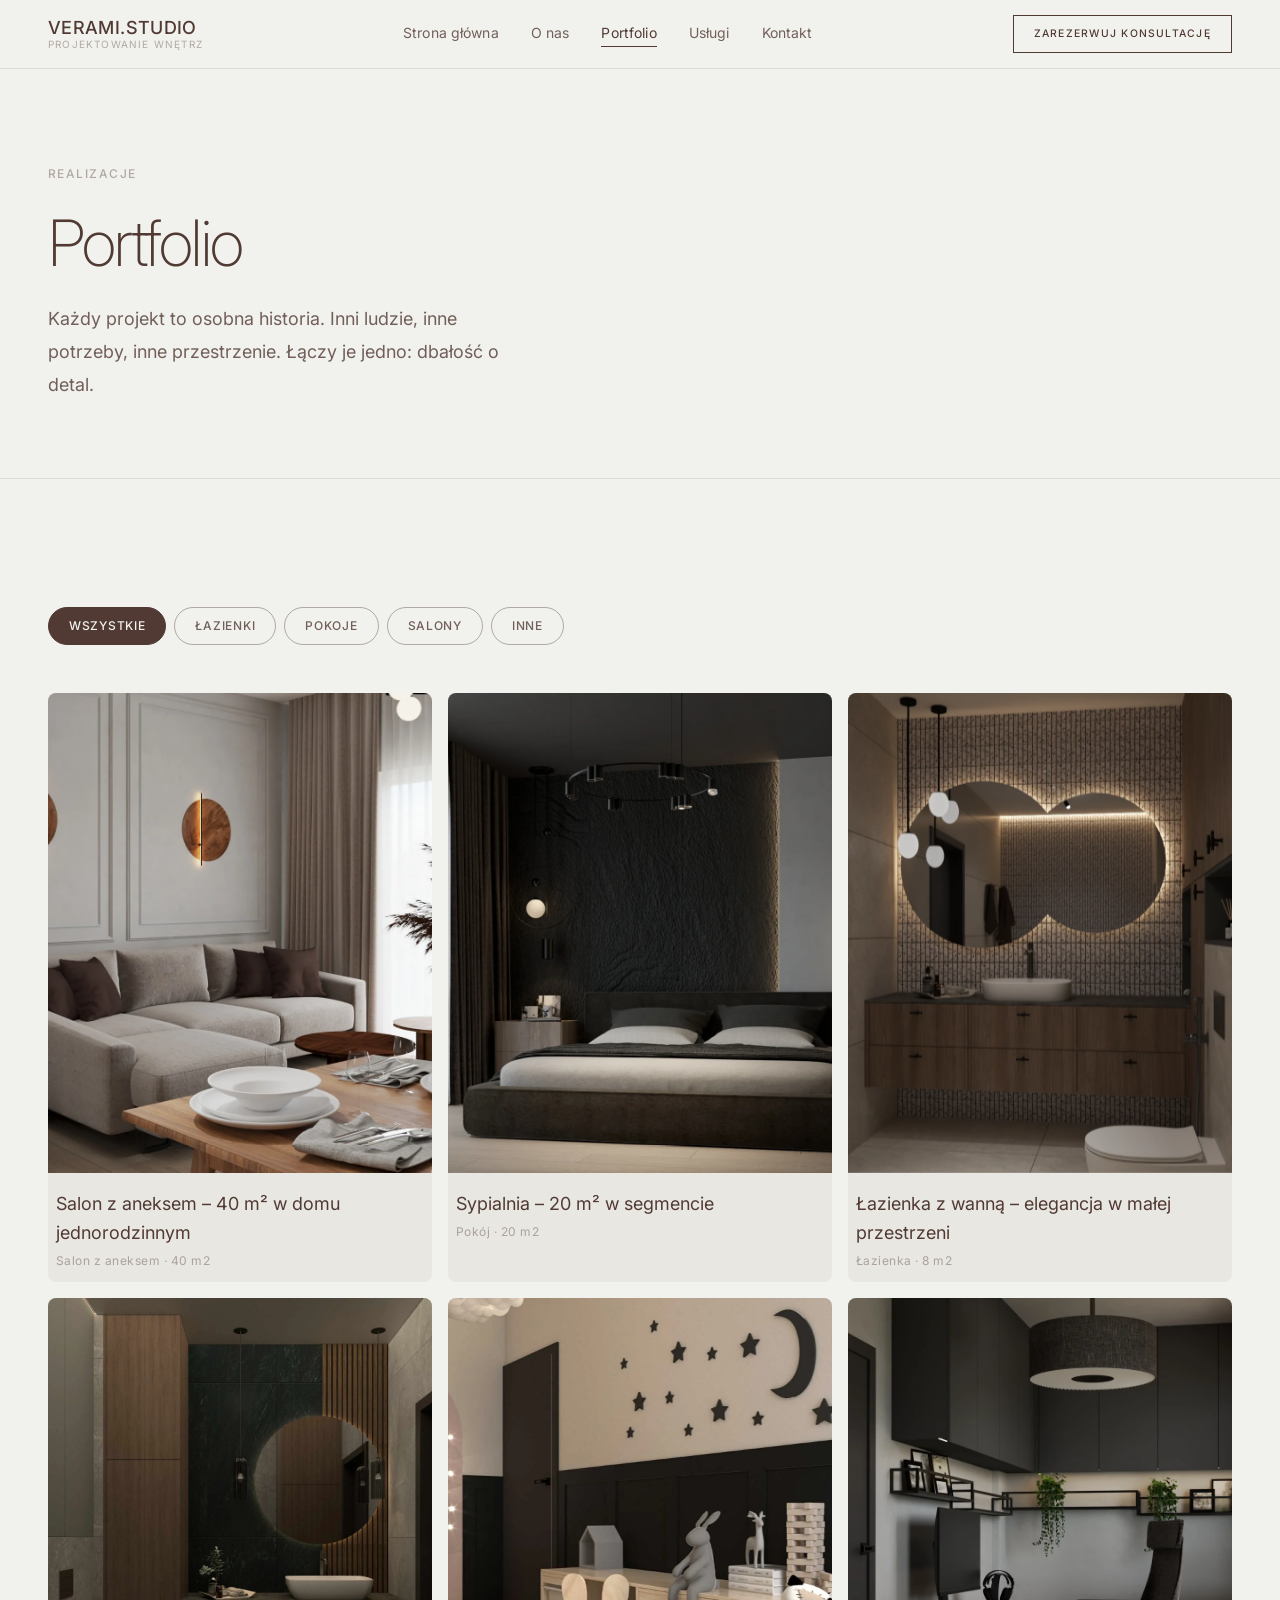
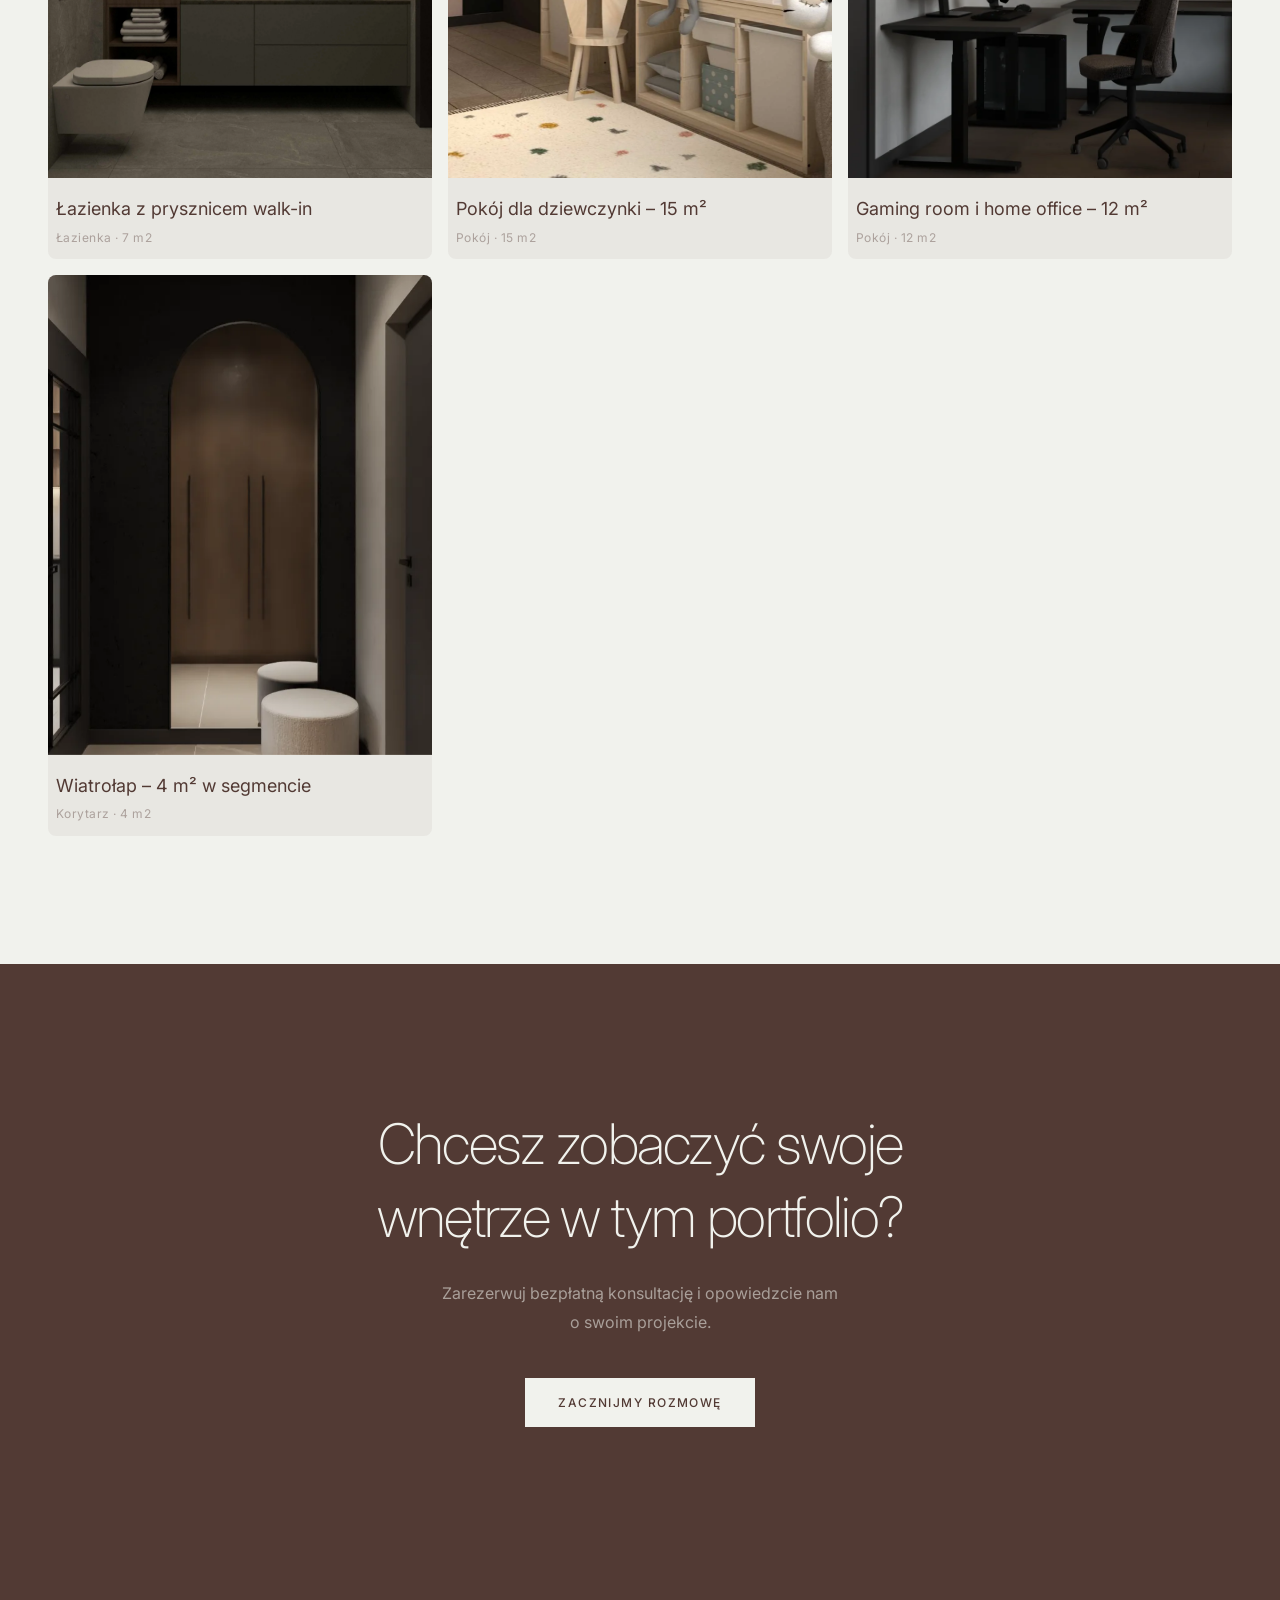
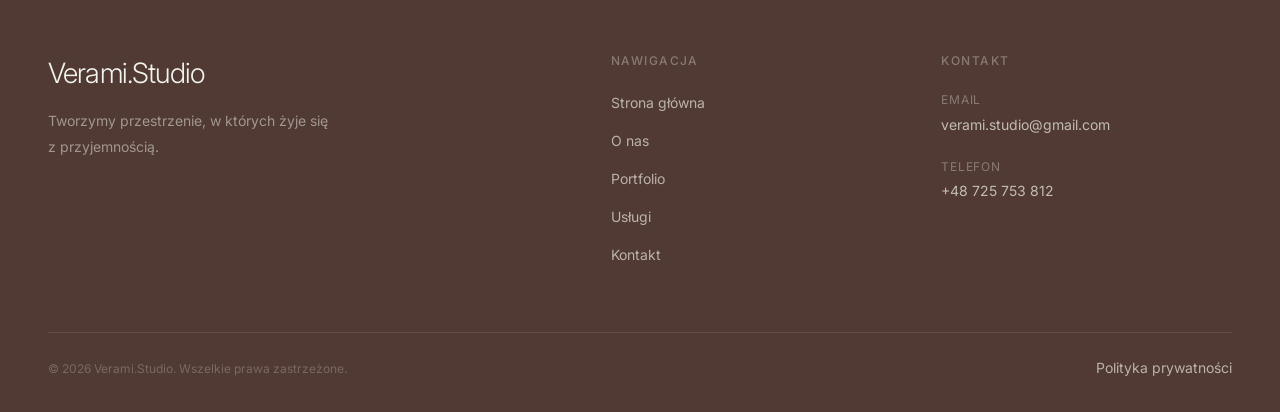
<file: projekt.html>
<!DOCTYPE html>
<html lang="pl">
<head>
  <!-- Google tag (gtag.js) -->
  <script async src="https://www.googletagmanager.com/gtag/js?id=G-FWL6SF4RZE"></script>
  <script>
    window.dataLayer = window.dataLayer || [];
    function gtag(){dataLayer.push(arguments);}
    gtag('js', new Date());
    gtag('config', 'G-FWL6SF4RZE');
  </script>

  <meta charset="UTF-8" />
  <meta name="viewport" content="width=device-width, initial-scale=1.0" />

  <!-- Tytul i description uzupelniane dynamicznie przez gallery.js -->
  <title>Projekt wnętrza — Portfolio | Verami.Studio Warszawa</title>
  <meta name="description" content="Realizacja Verami.Studio — studio projektowania wnętrz premium. Warszawa, Białystok, Siedlce i cała Polska. Bezpłatna konsultacja." />
  <meta name="robots"      content="index, follow, max-image-preview:large" />
  <meta name="theme-color" content="#523A34" />
  <link rel="canonical"    href="https://veramistudio.pl/projekt.html" id="canonical-url" />

  <!-- OG — uzupelniane dynamicznie -->
  <meta property="og:type"      content="article" />
  <meta property="og:site_name" content="Verami.Studio" />
  <meta property="og:locale"    content="pl_PL" />
  <meta property="og:title"     content="Projekt — Verami.Studio" />
  <meta property="og:image"     content="https://veramistudio.pl/assets/og-image.jpg" />
  <meta property="og:image:width"  content="1200" />
  <meta property="og:image:height" content="630" />

  <meta name="twitter:card"  content="summary_large_image" />
  <meta name="twitter:image" content="https://veramistudio.pl/assets/og-image.jpg" />

  <!-- Preconnect -->
  <link rel="preconnect" href="https://fonts.googleapis.com" />
  <link rel="preconnect" href="https://fonts.gstatic.com" crossorigin />

  <!-- CSS -->
  <link rel="stylesheet" href="css/tokens.css" />
  <link rel="stylesheet" href="css/base.css" />
  <link rel="stylesheet" href="css/layout.css" />
  <link rel="stylesheet" href="css/components.css" />
  <link rel="stylesheet" href="css/animations.css" />
  <link rel="stylesheet" href="css/responsive.css" />
  <link rel="stylesheet" href="https://fonts.googleapis.com/css2?family=Inter:wght@200;300;400;500;600&display=swap" />

  <!-- Favicon -->
  <link rel="icon"             href="assets/favicon.ico" sizes="any" />
  <link rel="icon"             href="assets/favicon.svg" type="image/svg+xml" />
  <link rel="apple-touch-icon" href="assets/apple-touch-icon.png" />
</head>
<body>

<a href="#main-content" class="skip-link">Przejdź do treści</a>

<!-- NAV -->
<header class="nav is-scrolled" role="banner">
  <div class="nav__inner">
    <a href="index.html" class="nav__logo" aria-label="Verami.Studio — strona główna">
      <span class="nav__logo-name">Verami.Studio</span>
      <span class="nav__logo-tagline">Projektowanie wnętrz</span>
    </a>
    <nav class="nav__links" aria-label="Nawigacja główna">
      <a href="index.html"     class="nav__link">Strona główna</a>
      <a href="o-mnie.html"    class="nav__link">O nas</a>
      <a href="portfolio.html" class="nav__link">Portfolio</a>
      <a href="uslugi.html"    class="nav__link">Usługi</a>
      <a href="kontakt.html"   class="nav__link">Kontakt</a>
    </nav>
    <a href="kontakt.html" class="btn btn--outline btn--sm nav__cta">Zarezerwuj konsultację</a>
    <button class="nav__hamburger" aria-label="Otwórz menu" aria-expanded="false" aria-controls="mobile-menu">
      <span></span><span></span><span></span>
    </button>
  </div>
</header>

<nav class="nav__mobile" id="mobile-menu" aria-label="Menu mobilne">
  <a href="index.html"     class="nav__mobile-link">Strona główna</a>
  <a href="o-mnie.html"    class="nav__mobile-link">O nas</a>
  <a href="portfolio.html" class="nav__mobile-link">Portfolio</a>
  <a href="uslugi.html"    class="nav__mobile-link">Usługi</a>
  <a href="kontakt.html"   class="nav__mobile-link">Kontakt</a>
  <a href="kontakt.html" class="btn btn--outline nav__mobile-cta">Zarezerwuj konsultację</a>
</nav>

<main id="main-content">

  <!-- BLAD -->
  <div id="project-error" hidden
       style="padding:calc(72px + 4rem) var(--container-px) 4rem;text-align:center;"
       role="alert">
    <p style="font-size:var(--text-2xl);font-weight:300;color:var(--color-dark-40);">
      Nie znaleziono projektu.
    </p>
    <a href="portfolio.html" class="btn btn--outline" style="margin-top:var(--space-8);">
      Wróć do portfolio
    </a>
  </div>

  <!-- HERO SLIDER — budowany dynamicznie przez gallery.js -->
  <div class="project-hero">
    <div class="hero-slider" id="hero-slider">
      <div class="hero-slider__track" id="hero-slider-track"></div>
      <button class="hero-slider__btn hero-slider__btn--prev" id="hero-slider-prev" aria-label="Poprzednie zdjecie">&#8249;</button>
      <button class="hero-slider__btn hero-slider__btn--next" id="hero-slider-next" aria-label="Nastepne zdjecie">&#8250;</button>
      <div class="hero-slider__dots" id="hero-slider-dots"></div>
    </div>
  </div>

  <!-- BREADCRUMB — nawigacja okruszkowa (SEO) -->
  <div class="container" style="padding-top:var(--space-6);padding-bottom:var(--space-2);">
    <nav aria-label="Ścieżka nawigacji">
      <ol style="display:flex;gap:var(--space-2);align-items:center;font-size:var(--text-xs);color:var(--color-dark-40);letter-spacing:0.04em;list-style:none;"
          itemscope itemtype="https://schema.org/BreadcrumbList">
        <li itemprop="itemListElement" itemscope itemtype="https://schema.org/ListItem">
          <a href="index.html"
             itemprop="item"
             style="color:var(--color-dark-40);transition:color var(--dur-fast);"
             onmouseover="this.style.color='var(--color-dark)'"
             onmouseout="this.style.color='var(--color-dark-40)'">
            <span itemprop="name">Strona główna</span>
          </a>
          <meta itemprop="position" content="1" />
        </li>
        <li aria-hidden="true" style="opacity:0.4;">&#8250;</li>
        <li itemprop="itemListElement" itemscope itemtype="https://schema.org/ListItem">
          <a href="portfolio.html"
             itemprop="item"
             style="color:var(--color-dark-40);transition:color var(--dur-fast);"
             onmouseover="this.style.color='var(--color-dark)'"
             onmouseout="this.style.color='var(--color-dark-40)'">
            <span itemprop="name">Portfolio</span>
          </a>
          <meta itemprop="position" content="2" />
        </li>
        <li aria-hidden="true" style="opacity:0.4;">&#8250;</li>
        <li id="project-breadcrumb"
            aria-current="page"
            style="color:var(--color-dark-80);"
            itemprop="itemListElement" itemscope itemtype="https://schema.org/ListItem">
          <span itemprop="name"></span>
          <meta itemprop="position" content="3" />
        </li>
      </ol>
    </nav>
  </div>

  <!-- META PROJEKTU -->
  <div class="container">
    <dl class="project-meta" aria-label="Informacje o projekcie">
      <div class="project-meta__item">
        <dt class="project-meta__label">Kategoria</dt>
        <dd class="project-meta__value" id="project-category">—</dd>
      </div>
      <div class="project-meta__item">
        <dt class="project-meta__label">Lokalizacja</dt>
        <dd class="project-meta__value" id="project-location">—</dd>
      </div>
      <div class="project-meta__item">
        <dt class="project-meta__label">Metraż</dt>
        <dd class="project-meta__value" id="project-area">—</dd>
      </div>
      <div class="project-meta__item">
        <dt class="project-meta__label">Projekt</dt>
        <dd class="project-meta__value">Verami.Studio</dd>
      </div>
    </dl>
  </div>

  <!-- TYTUL + OPIS -->
  <div class="container">
    <div class="project-body">
      <div>
        <!-- H1 uzupelniane przez gallery.js -->
        <h1 id="project-title"
            style="font-size:clamp(var(--text-2xl),4vw,var(--text-3xl));font-weight:300;line-height:var(--leading-snug);position:sticky;top:calc(72px + var(--space-6));">
          Ładowanie...
        </h1>
      </div>
      <div>
        <p class="project-description reveal" id="project-description"></p>
        <div class="project-cta reveal reveal-delay-2">
          <h2 class="project-cta__title">Chcesz podobny efekt u siebie?</h2>
          <p class="project-cta__subtitle">
            Każde wnętrze to osobna historia. Porozmawiajmy o Twoim.
            Pierwsze spotkanie jest bezpłatne i niezobowiązujące.
          </p>
          <a href="kontakt.html" class="btn btn--primary">
            Zarezerwuj konsultację
          </a>
        </div>
      </div>
    </div>
  </div>

  <!-- GALERIA -->
  <section class="section" style="padding-top:0;" aria-labelledby="gallery-heading">
    <div class="container">
      <h2 class="sr-only" id="gallery-heading">Galeria zdjec projektu</h2>

      <div id="project-loading"
           style="text-align:center;padding:var(--space-16) 0;color:var(--color-dark-40);font-size:var(--text-xl);"
           aria-live="polite">
        Ładowanie galerii...
      </div>

      <!-- Galeria uzupelniana przez gallery.js -->
      <div class="gallery"
           id="project-gallery"
           aria-label="Galeria zdjęć projektu"></div>
    </div>
  </section>

  <!-- POWROT -->
  <div class="container" style="padding-bottom:var(--space-16);text-align:center;">
    <a href="portfolio.html" class="btn btn--ghost">
      &#8592; Wróć do portfolio
    </a>
  </div>

</main>

<!-- LIGHTBOX -->
<div id="lightbox"
     class="lightbox"
     role="dialog"
     aria-modal="true"
     aria-label="Podgląd zdjęcia"
     aria-hidden="true">
  <button class="lightbox__close" id="lightbox-close" aria-label="Zamknij podgląd">&#x2715;</button>
  <button class="lightbox__nav lightbox__nav--prev" id="lightbox-prev" aria-label="Poprzednie zdjęcie">&#8249;</button>
  <img src=""
       alt=""
       class="lightbox__img"
       id="lightbox-img"
       loading="lazy"
       decoding="async" />
  <button class="lightbox__nav lightbox__nav--next" id="lightbox-next" aria-label="Następne zdjęcie">&#8250;</button>
  <p class="lightbox__counter" id="lightbox-counter" aria-live="polite" aria-atomic="true"></p>
</div>

<footer class="footer" role="contentinfo">
  <div class="container">
    <div class="footer__grid">
      <div>
        <p class="footer__brand-name">Verami.Studio</p>
        <p class="footer__brand-desc">Tworzymy przestrzenie, w których żyje się z przyjemnością.</p>
      </div>
      <nav aria-label="Stopka — nawigacja">
        <p class="footer__heading">Nawigacja</p>
        <ul class="footer__links">
          <li><a href="index.html"     class="footer__link">Strona główna</a></li>
          <li><a href="o-mnie.html"    class="footer__link">O nas</a></li>
          <li><a href="portfolio.html" class="footer__link">Portfolio</a></li>
          <li><a href="uslugi.html"    class="footer__link">Usługi</a></li>
          <li><a href="kontakt.html"   class="footer__link">Kontakt</a></li>
        </ul>
      </nav>
      <address style="font-style:normal;">
        <p class="footer__heading">Kontakt</p>
        <div class="footer__contact-item">
          <span class="footer__contact-label">Email</span>
          <a href="mailto:verami.studio@gmail.com" class="footer__contact-value">verami.studio@gmail.com</a>
        </div>
        <div class="footer__contact-item">
          <span class="footer__contact-label">Telefon</span>
          <a href="tel:+48725753812" class="footer__contact-value">+48 725&nbsp;753&nbsp;812</a>
        </div>
      </address>
    </div>
    <div class="footer__bottom">
      <p class="footer__copy">&copy; <span id="footer-year"></span> Verami.Studio. Wszelkie prawa zastrzeżone.</p>
      <p class="footer__copy"><a href="polityka-prywatnosci.html" class="footer__link">Polityka prywatności</a></p>
    </div>
  </div>
</footer>

<script src="js/main.js"       defer></script>
<script src="js/animations.js" defer></script>
<script src="js/gallery.js"    defer></script>
<script>document.getElementById('footer-year').textContent = new Date().getFullYear();</script>
</body>
</html>
</file>
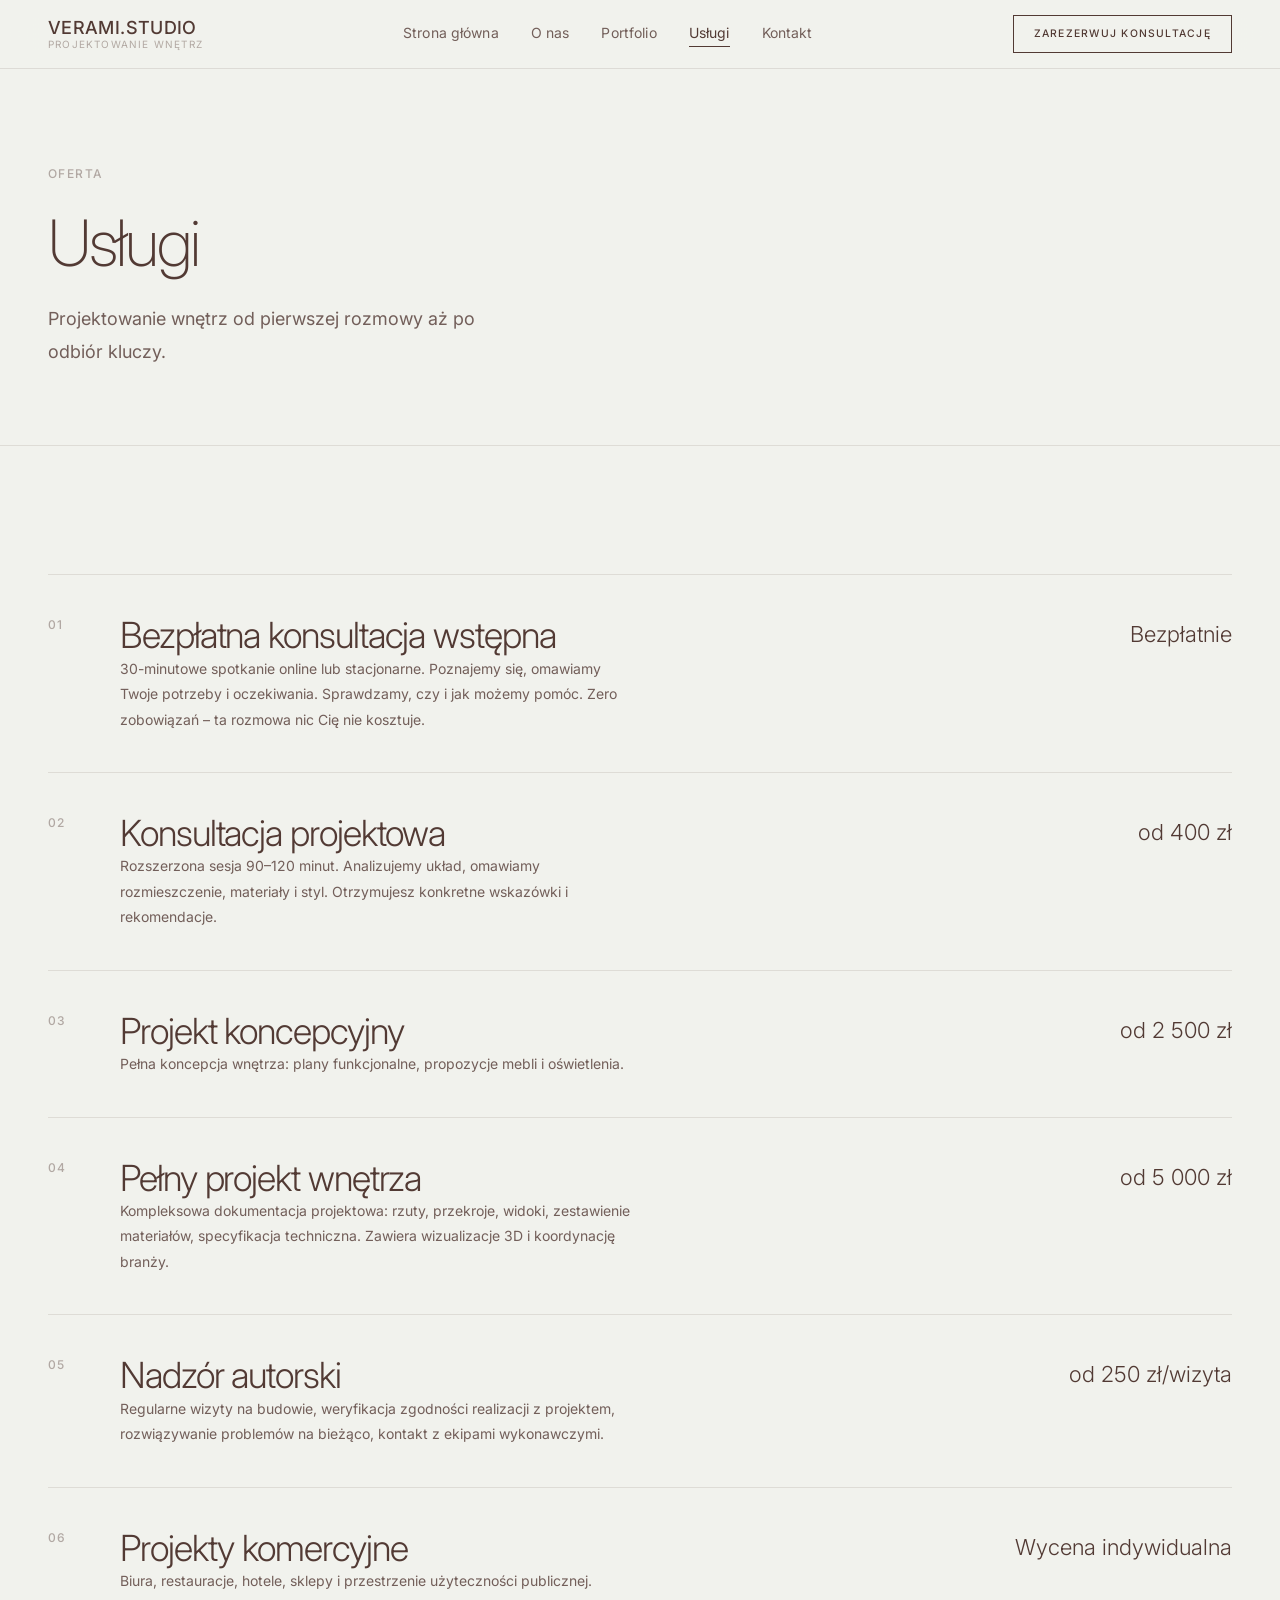
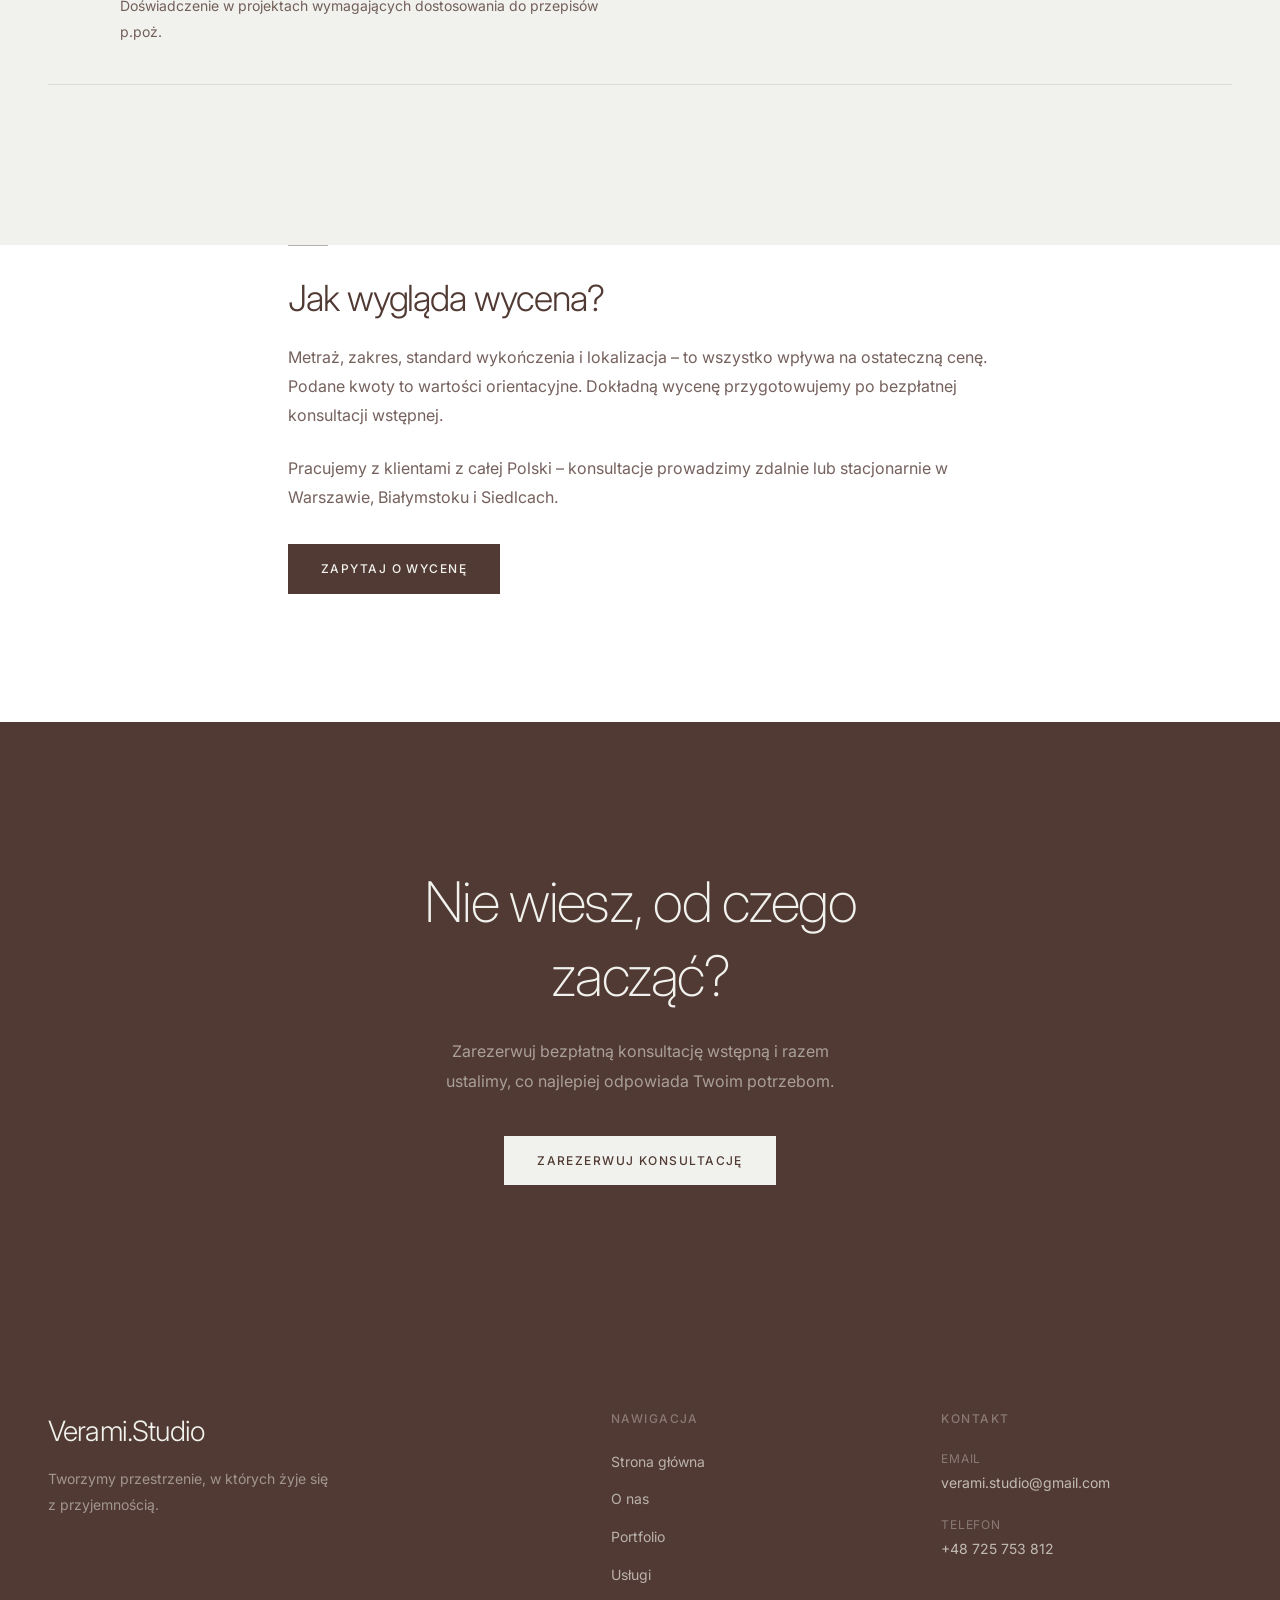
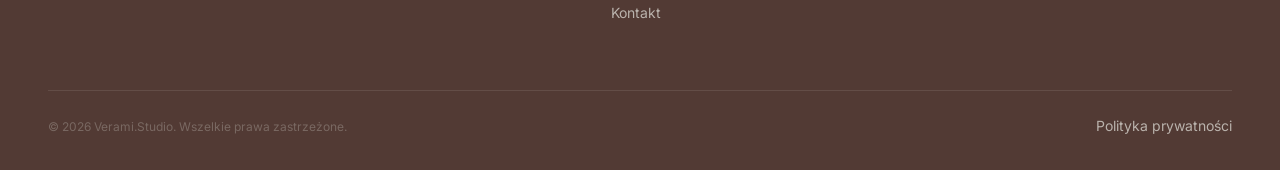
<file: uslugi.html>
<!DOCTYPE html>
<html lang="pl">
<head>
  <!-- Google tag (gtag.js) -->
  <script async src="https://www.googletagmanager.com/gtag/js?id=G-FWL6SF4RZE"></script>
  <script>
    window.dataLayer = window.dataLayer || [];
    function gtag(){dataLayer.push(arguments);}
    gtag('js', new Date());
    gtag('config', 'G-FWL6SF4RZE');
  </script>

  <meta charset="UTF-8" />
  <meta name="viewport" content="width=device-width, initial-scale=1.0" />

  <title>Usługi Projektowania Wnętrz — Cennik | Verami.Studio Warszawa</title>
  <meta name="description"
        content="Usługi projektowania wnętrz Verami.Studio: bezpłatna konsultacja, projekt koncepcyjny od 2500 zł, pełny projekt od 5000 zł, nadzór autorski. Warszawa, Białystok, Siedlce i cała Polska." />
  <meta name="author"      content="Verami.Studio" />
  <meta name="robots"      content="index, follow, max-snippet:-1, max-image-preview:large" />
  <meta name="theme-color" content="#523A34" />
  <link rel="canonical"    href="https://veramistudio.pl/uslugi.html" />

  <!-- Open Graph -->
  <meta property="og:type"        content="website" />
  <meta property="og:site_name"   content="Verami.Studio" />
  <meta property="og:locale"      content="pl_PL" />
  <meta property="og:url"         content="https://veramistudio.pl/uslugi.html" />
  <meta property="og:title"       content="Usługi Projektowania Wnętrz — Verami.Studio" />
  <meta property="og:description" content="Bezpłatna konsultacja, projekt koncepcyjny, pełny projekt wnętrza, nadzór autorski. Warszawa, Białystok, Siedlce i cała Polska." />
  <meta property="og:image"       content="https://veramistudio.pl/assets/og-image.jpg" />
  <meta property="og:image:width"  content="1200" />
  <meta property="og:image:height" content="630" />

  <meta name="twitter:card"        content="summary_large_image" />
  <meta name="twitter:title"       content="Usługi — Verami.Studio" />
  <meta name="twitter:description" content="Projektowanie wnętrz od A do Z — konsultacja, koncepcja, wizualizacje, nadzór." />
  <meta name="twitter:image"       content="https://veramistudio.pl/assets/og-image.jpg" />

  <!-- Preconnect -->
  <link rel="preconnect" href="https://fonts.googleapis.com" />
  <link rel="preconnect" href="https://fonts.gstatic.com" crossorigin />

  <!-- CSS -->
  <link rel="stylesheet" href="css/tokens.css" />
  <link rel="stylesheet" href="css/base.css" />
  <link rel="stylesheet" href="css/layout.css" />
  <link rel="stylesheet" href="css/components.css" />
  <link rel="stylesheet" href="css/animations.css" />
  <link rel="stylesheet" href="css/responsive.css" />
  <link rel="stylesheet" href="https://fonts.googleapis.com/css2?family=Inter:wght@200;300;400;500;600&display=swap" />

  <!-- Favicon -->
  <link rel="icon"             href="assets/favicon.ico" sizes="any" />
  <link rel="icon"             href="assets/favicon.svg" type="image/svg+xml" />
  <link rel="apple-touch-icon" href="assets/apple-touch-icon.png" />

  <!-- Schema.org -->
  <script type="application/ld+json">
  {
    "@context": "https://schema.org",
    "@type": "Service",
    "name": "Projektowanie wnętrz",
    "provider": {
      "@type": "LocalBusiness",
      "@id": "https://veramistudio.pl/#business",
      "name": "Verami.Studio",
      "url": "https://veramistudio.pl",
      "telephone": "+48725753812",
      "email": "verami.studio@gmail.com",
      "address": {
        "@type": "PostalAddress",
        "addressLocality": "Warszawa",
        "addressCountry": "PL"
      }
    },
    "serviceType": "Interior Design",
    "areaServed": "Poland",
    "offers": [
      {
        "@type": "Offer",
        "name": "Bezpłatna konsultacja wstępna",
        "price": "0",
        "priceCurrency": "PLN",
        "description": "30-minutowe spotkanie online lub stacjonarne."
      },
      {
        "@type": "Offer",
        "name": "Konsultacja projektowa",
        "price": "400",
        "priceCurrency": "PLN",
        "description": "Rozszerzona sesja 90-120 minut z rekomendacjami."
      },
      {
        "@type": "Offer",
        "name": "Projekt koncepcyjny",
        "price": "2500",
        "priceCurrency": "PLN",
        "description": "Plany funkcjonalne, moodboard, paleta materiałów."
      },
      {
        "@type": "Offer",
        "name": "Pełny projekt wnętrza",
        "price": "5000",
        "priceCurrency": "PLN",
        "description": "Kompleksowa dokumentacja projektowa z wizualizacjami 3D."
      }
    ]
  }
  </script>
  <!-- Schema.org FAQPage -->
  <script type="application/ld+json">
  {
    "@context": "https://schema.org",
    "@type": "FAQPage",
    "mainEntity": [
      {
        "@type": "Question",
        "name": "Ile kosztuje projekt wnętrza?",
        "acceptedAnswer": {
          "@type": "Answer",
          "text": "Ceny zależą od zakresu i metrażu. Konsultacja projektowa od 400 zł, projekt koncepcyjny od 2 500 zł, pełny projekt wnętrza od 5 000 zł, nadzr autorski od 250 zł za wizytę. Bezpłatna konsultacja wstępna 30 minut."
        }
      },
      {
        "@type": "Question",
        "name": "Czy konsultacja jest bezpłatna?",
        "acceptedAnswer": {
          "@type": "Answer",
          "text": "Tak, pierwsza konsultacja wstępna (30 minut) jest całkowicie bezpłatna. Można ją odbyć online lub stacjonarnie w Warszawie, Białymstoku lub Siedlcach."
        }
      },
      {
        "@type": "Question",
        "name": "Czy Verami.Studio pracuje poza Warszawą?",
        "acceptedAnswer": {
          "@type": "Answer",
          "text": "Tak — pracujemy zdalnie z klientami z całej Polski oraz stacjonarnie w Warszawie, Białymstoku i Siedlcach."
        }
      },
      {
        "@type": "Question",
        "name": "Jak długo trwa projekt wnętrza?",
        "acceptedAnswer": {
          "@type": "Answer",
          "text": "Czas realizacji zależy od zakresu projektu. Projekt koncepcyjny zajmuje zazwyczaj 2–4 tygodnie, pełny projekt wnętrza z wizualizacjami 3D — 6–10 tygodni. Dokładny harmonogram ustalamy po konsultacji wstępnej."
        }
      }
    ]
  }
  </script>
</head>
<body>

<a href="#main-content" class="skip-link">Przejdź do treści</a>

<!-- NAV -->
<header class="nav is-scrolled" role="banner">
  <div class="nav__inner">
    <a href="index.html" class="nav__logo" aria-label="Verami.Studio — strona główna">
      <span class="nav__logo-name">Verami.Studio</span>
      <span class="nav__logo-tagline">Projektowanie wnętrz</span>
    </a>
    <nav class="nav__links" aria-label="Nawigacja główna">
      <a href="index.html"     class="nav__link">Strona główna</a>
      <a href="o-mnie.html"    class="nav__link">O nas</a>
      <a href="portfolio.html" class="nav__link">Portfolio</a>
      <a href="uslugi.html"    class="nav__link" aria-current="page">Usługi</a>
      <a href="kontakt.html"   class="nav__link">Kontakt</a>
    </nav>
    <a href="kontakt.html" class="btn btn--outline btn--sm nav__cta">Zarezerwuj konsultację</a>
    <button class="nav__hamburger" aria-label="Otwórz menu" aria-expanded="false" aria-controls="mobile-menu">
      <span></span><span></span><span></span>
    </button>
  </div>
</header>

<nav class="nav__mobile" id="mobile-menu" aria-label="Menu mobilne">
  <a href="index.html"     class="nav__mobile-link">Strona główna</a>
  <a href="o-mnie.html"    class="nav__mobile-link">O nas</a>
  <a href="portfolio.html" class="nav__mobile-link">Portfolio</a>
  <a href="uslugi.html"    class="nav__mobile-link">Usługi</a>
  <a href="kontakt.html"   class="nav__mobile-link">Kontakt</a>
  <a href="kontakt.html" class="btn btn--outline nav__mobile-cta">Zarezerwuj konsultację</a>
</nav>

<main id="main-content">

  <!-- PAGE HERO -->
  <section class="page-hero" aria-labelledby="page-title">
    <div class="container">
      <span class="page-hero__label">Oferta</span>
      <h1 class="page-hero__title reveal" id="page-title">Usługi</h1>
      <p class="reveal reveal-delay-1"
         style="margin-top:var(--space-6);font-size:var(--text-md);color:var(--color-dark-80);max-width:480px;line-height:var(--leading-loose);">
        Projektowanie wnętrz od pierwszej rozmowy aż po odbiór kluczy.
      </p>
    </div>
  </section>

  <!-- LISTA USŁUG -->
  <section class="section" aria-labelledby="services-heading">
    <div class="container">
      <h2 class="sr-only" id="services-heading">Lista usług i cennik</h2>

      <div class="services-list">

        <article class="service-item reveal" aria-labelledby="service-1-title">
          <div><p class="service-item__number">01</p></div>
          <div>
            <h3 class="service-item__title" id="service-1-title">
              Bezpłatna konsultacja wstępna
            </h3>
            <p class="service-item__desc">
              30-minutowe spotkanie online lub stacjonarne. Poznajemy się, omawiamy
              Twoje potrzeby i oczekiwania. Sprawdzamy, czy i jak możemy pomóc.
              Zero zobowiązań – ta rozmowa nic Cię nie kosztuje.
            </p>
          </div>
          <div><p class="service-item__price">Bezpłatnie</p></div>
        </article>

        <article class="service-item reveal" aria-labelledby="service-2-title">
          <div><p class="service-item__number">02</p></div>
          <div>
            <h3 class="service-item__title" id="service-2-title">
              Konsultacja projektowa
            </h3>
            <p class="service-item__desc">
              Rozszerzona sesja 90–120 minut. Analizujemy układ, omawiamy rozmieszczenie,
              materiały i styl. Otrzymujesz konkretne wskazówki i rekomendacje.
            </p>
          </div>
          <div><p class="service-item__price">od 400 zł</p></div>
        </article>

        <article class="service-item reveal" aria-labelledby="service-3-title">
          <div><p class="service-item__number">03</p></div>
          <div>
            <h3 class="service-item__title" id="service-3-title">
              Projekt koncepcyjny
            </h3>
            <p class="service-item__desc">
              Pełna koncepcja wnętrza: plany funkcjonalne, propozycje mebli
              i oświetlenia.
            </p>
          </div>
          <div><p class="service-item__price">od 2 500 zł</p></div>
        </article>

        <article class="service-item reveal" aria-labelledby="service-4-title">
          <div><p class="service-item__number">04</p></div>
          <div>
            <h3 class="service-item__title" id="service-4-title">
              Pełny projekt wnętrza
            </h3>
            <p class="service-item__desc">
              Kompleksowa dokumentacja projektowa: rzuty, przekroje, widoki,
              zestawienie materiałów, specyfikacja techniczna.
              Zawiera wizualizacje 3D i koordynację branży.
            </p>
          </div>
          <div><p class="service-item__price">od 5 000 zł</p></div>
        </article>

        <article class="service-item reveal" aria-labelledby="service-5-title">
          <div><p class="service-item__number">05</p></div>
          <div>
            <h3 class="service-item__title" id="service-5-title">
              Nadzór autorski
            </h3>
            <p class="service-item__desc">
              Regularne wizyty na budowie, weryfikacja zgodności realizacji z projektem,
              rozwiązywanie problemów na bieżąco, kontakt z ekipami wykonawczymi.
            </p>
          </div>
          <div><p class="service-item__price">od 250 zł/wizyta</p></div>
        </article>

        <article class="service-item reveal" aria-labelledby="service-6-title">
          <div><p class="service-item__number">06</p></div>
          <div>
            <h3 class="service-item__title" id="service-6-title">
              Projekty komercyjne
            </h3>
            <p class="service-item__desc">
              Biura, restauracje, hotele, sklepy i przestrzenie użyteczności publicznej.
              Doświadczenie w projektach wymagających dostosowania do przepisów p.poż.
            </p>
          </div>
          <div><p class="service-item__price">Wycena indywidualna</p></div>
        </article>

      </div>
    </div>
  </section>

  <!-- NOTA O WYCENIE -->
  <section class="section" style="background:var(--color-white);padding-top:0;" aria-labelledby="note-heading">
    <div class="container container--narrow">
      <span class="divider reveal" aria-hidden="true"></span>
      <h2 class="reveal reveal-delay-1" id="note-heading"
          style="font-size:var(--text-2xl);font-weight:300;margin-bottom:var(--space-6);">
        Jak wygląda wycena?
      </h2>
      <p class="reveal reveal-delay-2"
         style="font-size:var(--text-base);color:var(--color-dark-80);line-height:var(--leading-loose);margin-bottom:var(--space-6);">
        Metraż, zakres, standard wykończenia i lokalizacja – to wszystko wpływa
        na ostateczną cenę. Podane kwoty to wartości orientacyjne.
        Dokładną wycenę przygotowujemy po bezpłatnej konsultacji wstępnej.
      </p>
      <p class="reveal reveal-delay-3"
         style="font-size:var(--text-base);color:var(--color-dark-80);line-height:var(--leading-loose);">
        Pracujemy z klientami z całej Polski – konsultacje prowadzimy zdalnie
        lub stacjonarnie w Warszawie, Białymstoku i Siedlcach.
      </p>
      <a href="kontakt.html" class="btn btn--primary reveal reveal-delay-4" style="margin-top:var(--space-8);">
        Zapytaj o wycenę
      </a>
    </div>
  </section>

  <!-- CTA -->
  <section class="section--dark section cta-section" aria-labelledby="cta-heading">
    <div class="container">
      <h2 class="cta-section__title reveal" id="cta-heading">
        Nie wiesz, od czego zacząć?
      </h2>
      <p class="cta-section__subtitle reveal reveal-delay-1">
        Zarezerwuj bezpłatną konsultację wstępną i razem ustalimy,
        co najlepiej odpowiada Twoim potrzebom.
      </p>
      <a href="kontakt.html" class="btn btn--light reveal reveal-delay-2">
        Zarezerwuj konsultację
      </a>
    </div>
  </section>

</main>

<footer class="footer" role="contentinfo">
  <div class="container">
    <div class="footer__grid">
      <div>
        <p class="footer__brand-name">Verami.Studio</p>
        <p class="footer__brand-desc">Tworzymy przestrzenie, w których żyje się z przyjemnością.</p>
      </div>
      <nav aria-label="Stopka — nawigacja">
        <p class="footer__heading">Nawigacja</p>
        <ul class="footer__links">
          <li><a href="index.html"     class="footer__link">Strona główna</a></li>
          <li><a href="o-mnie.html"    class="footer__link">O nas</a></li>
          <li><a href="portfolio.html" class="footer__link">Portfolio</a></li>
          <li><a href="uslugi.html"    class="footer__link">Usługi</a></li>
          <li><a href="kontakt.html"   class="footer__link">Kontakt</a></li>
        </ul>
      </nav>
      <address style="font-style:normal;">
        <p class="footer__heading">Kontakt</p>
        <div class="footer__contact-item">
          <span class="footer__contact-label">Email</span>
          <a href="mailto:verami.studio@gmail.com" class="footer__contact-value">verami.studio@gmail.com</a>
        </div>
        <div class="footer__contact-item">
          <span class="footer__contact-label">Telefon</span>
          <a href="tel:+48725753812" class="footer__contact-value">+48 725&nbsp;753&nbsp;812</a>
        </div>
      </address>
    </div>
    <div class="footer__bottom">
      <p class="footer__copy">&copy; <span id="footer-year"></span> Verami.Studio. Wszelkie prawa zastrzeżone.</p>
      <p class="footer__copy"><a href="polityka-prywatnosci.html" class="footer__link">Polityka prywatności</a></p>
    </div>
  </div>
</footer>

<script src="js/main.js"       defer></script>
<script src="js/animations.js" defer></script>
<script>document.getElementById('footer-year').textContent = new Date().getFullYear();</script>
</body>
</html>
</file>
<file: css/tokens.css>
/* ============================================
   VERAMI.STUDIO — tokens.css
   Design tokens — zmienne CSS
   Wszystkie wartosci zdefiniowane w jednym miejscu
   ============================================ */

/* Import fontow z Google Fonts */
@import url('https://fonts.googleapis.com/css2?family=Inter:wght@200;300;400;500;600&display=swap');

:root {

  /* ----------------------------------------
     KOLORY
  ---------------------------------------- */

  /* Kolory marki */
  --color-dark:       #523A34;
  --color-dark-80:    rgba(82, 58, 52, 0.80);
  --color-dark-60:    rgba(82, 58, 52, 0.60);
  --color-dark-40:    rgba(82, 58, 52, 0.40);
  --color-dark-20:    rgba(82, 58, 52, 0.20);
  --color-dark-12:    rgba(82, 58, 52, 0.12);
  --color-dark-06:    rgba(82, 58, 52, 0.06);

  --color-light:      #F1F2ED;
  --color-light-80:   rgba(241, 242, 237, 0.80);
  --color-light-50:   rgba(241, 242, 237, 0.50);
  --color-white:      #FFFFFF;

  /* Kolory semantyczne */
  --color-bg:          var(--color-light);
  --color-text:        var(--color-dark);
  --color-border:      var(--color-dark-12);
  --color-border-mid:  var(--color-dark-40);

  /* ----------------------------------------
     TYPOGRAFIA
  ---------------------------------------- */

  --font-body:    'Inter', system-ui, -apple-system, sans-serif;
  /* Nie uzywamy Cormorant — konsekwentnie Inter */

  /* Skala rozmiarow */
  --text-2xs: 0.6875rem;   /*  11px */
  --text-xs:  0.75rem;     /*  12px */
  --text-sm:  0.875rem;    /*  14px */
  --text-base: 1rem;       /*  16px */
  --text-md:  1.125rem;    /*  18px */
  --text-lg:  1.375rem;    /*  22px */
  --text-xl:  1.75rem;     /*  28px */
  --text-2xl: 2.25rem;     /*  36px */
  --text-3xl: 3rem;        /*  48px */
  --text-4xl: 4rem;        /*  64px */
  --text-hero: clamp(2.75rem, 7vw, 5.5rem);

  /* Interlinie */
  --leading-tight:  1.12;
  --leading-snug:   1.32;
  --leading-normal: 1.62;
  --leading-loose:  1.82;

  /* Kerning */
  --tracking-tight:  -0.03em;
  --tracking-normal: -0.01em;
  --tracking-wide:   0.06em;
  --tracking-wider:  0.12em;
  --tracking-widest: 0.18em;

  /* ----------------------------------------
     SPACING
  ---------------------------------------- */

  --space-1:  0.25rem;   /*  4px */
  --space-2:  0.5rem;    /*  8px */
  --space-3:  0.75rem;   /* 12px */
  --space-4:  1rem;      /* 16px */
  --space-5:  1.25rem;   /* 20px */
  --space-6:  1.5rem;    /* 24px */
  --space-8:  2rem;      /* 32px */
  --space-10: 2.5rem;    /* 40px */
  --space-12: 3rem;      /* 48px */
  --space-16: 4rem;      /* 64px */
  --space-20: 5rem;      /* 80px */
  --space-24: 6rem;      /* 96px */
  --space-32: 8rem;      /* 128px */

  /* Kontenery i sekcje */
  --section-py:    clamp(5rem, 10vw, 9rem);
  --container-px:  clamp(1.25rem, 5vw, 3rem);
  --container-max: 1320px;

  /* ----------------------------------------
     RUCH / ANIMACJE
  ---------------------------------------- */

  /* Krzywne Beziera */
  --ease-out:    cubic-bezier(0.25, 0.46, 0.45, 0.94);
  --ease-in-out: cubic-bezier(0.45, 0, 0.55, 1);
  --ease-spring: cubic-bezier(0.34, 1.56, 0.64, 1);
  --ease-sharp:  cubic-bezier(0.4, 0, 0.2, 1);

  /* Czasy trwania */
  --dur-fast:  0.18s;
  --dur-mid:   0.42s;
  --dur-slow:  0.75s;
  --dur-xl:    1.1s;

  /* ----------------------------------------
     PROMIENIE ZAOKRAGLEN
  ---------------------------------------- */

  --radius-sm: 4px;
  --radius-md: 8px;
  --radius-lg: 16px;
  --radius-xl: 24px;
  --radius-pill: 100px;

  /* ----------------------------------------
     CIENIE
  ---------------------------------------- */

  --shadow-sm:   0 1px 6px rgba(82, 58, 52, 0.06);
  --shadow-card: 0 2px 20px rgba(82, 58, 52, 0.08),
                 0 1px 4px  rgba(82, 58, 52, 0.05);
  --shadow-hover:0 8px 40px rgba(82, 58, 52, 0.13),
                 0 2px 8px  rgba(82, 58, 52, 0.07);
  --shadow-nav:  0 1px 0 var(--color-dark-12);

}
</file>
<file: css/base.css>
/* ============================================
   VERAMI.STUDIO — base.css
   Reset, typografia, globalne style
   ============================================ */

/* ---- Reset ---- */
*,
*::before,
*::after {
  box-sizing: border-box;
  margin: 0;
  padding: 0;
}

html {
  font-size: 16px;
  scroll-behavior: smooth;
  -webkit-text-size-adjust: 100%;
  text-size-adjust: 100%;
}

body {
  font-family: var(--font-body);
  font-size: var(--text-base);
  font-weight: 400;
  line-height: var(--leading-normal);
  color: var(--color-dark);
  background-color: var(--color-light);
  -webkit-font-smoothing: antialiased;
  -moz-osx-font-smoothing: grayscale;
  overflow-x: hidden;
}

/* ---- Elementy bazowe ---- */
img,
video,
picture {
  display: block;
  max-width: 100%;
  height: auto;
}

/* Lazy loading — obraz zanim sie zaladuje */
img[loading="lazy"] {
  opacity: 0;
  transition: opacity 0.6s var(--ease-out);
}

img.loaded,
img[loading="lazy"].is-loaded {
  opacity: 1;
}

/* WebP fallback przez picture */
picture img {
  width: 100%;
  height: 100%;
  object-fit: cover;
}

a {
  color: inherit;
  text-decoration: none;
}

ul,
ol {
  list-style: none;
}

button,
input,
textarea,
select {
  font: inherit;
  border: none;
  background: none;
  outline: none;
  appearance: none;
  -webkit-appearance: none;
}

button {
  cursor: pointer;
}

/* ---- Typografia ---- */
h1,
h2,
h3,
h4,
h5,
h6 {
  font-family: var(--font-body);
  font-weight: 300;
  line-height: var(--leading-tight);
  letter-spacing: var(--tracking-tight);
  color: var(--color-dark);
}

p {
  line-height: var(--leading-normal);
}

/* ---- Scrollbar ---- */
::-webkit-scrollbar {
  width: 5px;
}

::-webkit-scrollbar-track {
  background: var(--color-light);
}

::-webkit-scrollbar-thumb {
  background: var(--color-dark-40);
  border-radius: 3px;
}

::-webkit-scrollbar-thumb:hover {
  background: var(--color-dark-80);
}

/* ---- Skip link — dostepnosc klawiaturowa ---- */
.skip-link {
  position: absolute;
  top: -100%;
  left: var(--space-4);
  z-index: 999;
  background: var(--color-dark);
  color: var(--color-light);
  padding: var(--space-3) var(--space-5);
  font-size: var(--text-sm);
  font-weight: 500;
  border-radius: 0 0 var(--radius-sm) var(--radius-sm);
  text-decoration: none;
  transition: top 0.2s;
}

.skip-link:focus {
  top: 0;
}

/* ---- Zaznaczenie tekstu ---- */
::selection {
  background: var(--color-dark);
  color: var(--color-light);
}

/* ---- Focus visible (dostepnosc) ---- */
:focus-visible {
  outline: 2px solid var(--color-dark);
  outline-offset: 3px;
  border-radius: var(--radius-sm);
}

/* ---- Narzedzia pomocnicze ---- */

/* Ukryty wizualnie, dostepny dla czytnikow ekranu */
.sr-only {
  position: absolute;
  width: 1px;
  height: 1px;
  padding: 0;
  margin: -1px;
  overflow: hidden;
  clip: rect(0, 0, 0, 0);
  white-space: nowrap;
  border: 0;
}

/* Label / eyebrow text */
.label {
  display: block;
  font-family: var(--font-body);
  font-size: var(--text-xs);
  font-weight: 500;
  letter-spacing: var(--tracking-wider);
  text-transform: uppercase;
  color: var(--color-dark-40);
}

/* Kreska dekoracyjna */
.divider {
  display: block;
  width: 40px;
  height: 1px;
  background: var(--color-dark-40);
  margin-block: var(--space-8);
}

/* Sekcja ciemna — odwrocone kolory */
.section--dark .label {
  color: rgba(241, 242, 237, 0.5);
}

.section--dark .divider {
  background: rgba(241, 242, 237, 0.3);
}

.section--dark h1,
.section--dark h2,
.section--dark h3 {
  color: var(--color-light);
}
</file>
<file: css/layout.css>
/* ============================================
   VERAMI.STUDIO — layout.css
   Kontenery, sekcje, siatki, odstepy
   ============================================ */

/* ---- Kontener ---- */
.container {
  width: 100%;
  max-width: var(--container-max);
  margin-inline: auto;
  padding-inline: var(--container-px);
}

.container--narrow {
  max-width: 800px;
}

.container--wide {
  max-width: 1440px;
}

/* ---- Sekcje ---- */
.section {
  padding-block: var(--section-py);
}

.section--dark {
  background-color: var(--color-dark);
  color: var(--color-light);
}

.section--light {
  background-color: var(--color-white);
}

.section--cream {
  background-color: var(--color-light);
}

/* ---- NAV — sticky header ---- */
.nav {
  position: fixed;
  top: 0;
  left: 0;
  right: 0;
  z-index: 100;
  height: 68px;
  display: flex;
  align-items: center;
  /* przezroczysty poczatkowo — js dodaje .is-scrolled */
  background: transparent;
  transition:
    background 0.4s var(--ease-out),
    box-shadow 0.4s var(--ease-out),
    backdrop-filter 0.4s var(--ease-out);
}

/* Nav po przewinieciu — frosted glass */
.nav.is-scrolled {
  background: rgba(241, 242, 237, 0.92);
  backdrop-filter: blur(16px);
  -webkit-backdrop-filter: blur(16px);
  box-shadow: 0 1px 0 var(--color-dark-12);
}

.nav__inner {
  display: flex;
  align-items: center;
  justify-content: space-between;
  width: 100%;
  max-width: var(--container-max);
  margin-inline: auto;
  padding-inline: var(--container-px);
  gap: var(--space-6);
}

/* Logo */
.nav__logo {
  display: flex;
  flex-direction: column;
  gap: 2px;
  line-height: 1;
  flex-shrink: 0;
}

.nav__logo-name {
  font-family: var(--font-body);
  font-size: 1.125rem;
  font-weight: 500;
  letter-spacing: 0.02em;
  text-transform: uppercase;
  color: var(--color-light);
  transition: color var(--dur-mid) var(--ease-out);
}

.nav__logo-tagline {
  font-size: 0.625rem;
  font-weight: 400;
  letter-spacing: var(--tracking-wider);
  text-transform: uppercase;
  color: rgba(241, 242, 237, 0.55);
  transition: color var(--dur-mid) var(--ease-out);
}

/* Po scrollu — logo wraca do ciemnych kolorow */
.nav.is-scrolled .nav__logo-name {
  color: var(--color-dark);
}

.nav.is-scrolled .nav__logo-tagline {
  color: var(--color-dark-40);
}

/* Linki desktopowe — ukryte na mobile */
.nav__links {
  display: none;
  align-items: center;
  gap: var(--space-8);
  flex: 1;
  justify-content: center;
}

.nav__link {
  font-size: var(--text-sm);
  font-weight: 400;
  letter-spacing: 0.01em;
  color: rgba(241, 242, 237, 0.85);
  position: relative;
  padding-bottom: 2px;
  transition: color var(--dur-fast) var(--ease-out);
  text-shadow: 0 1px 4px rgba(0, 0, 0, 0.35);
}

/* Podkreslenie hover */
.nav__link::after {
  content: '';
  position: absolute;
  bottom: -1px;
  left: 0;
  width: 0;
  height: 1px;
  background: var(--color-light);
  transition: width var(--dur-mid) var(--ease-out);
}

.nav__link:hover,
.nav__link.is-active {
  color: var(--color-light);
}

.nav__link:hover::after,
.nav__link.is-active::after {
  width: 100%;
}

/* Po scrollu — linki wracaja do ciemnych kolorow */
.nav.is-scrolled .nav__link {
  color: var(--color-dark-80);
  text-shadow: none;
}

.nav.is-scrolled .nav__link::after {
  background: var(--color-dark);
}

.nav.is-scrolled .nav__link:hover,
.nav.is-scrolled .nav__link.is-active {
  color: var(--color-dark);
}

/* CTA w nav — ukryty na mobile, widoczny od LG */
.nav__cta {
  display: none !important;
  flex-shrink: 0;
}

/* Domyslnie (na hero, belka przezroczysta): jasny konturowy */
.nav:not(.is-scrolled) .nav__cta,
.nav:not(.is-scrolled) .nav__cta:link,
.nav:not(.is-scrolled) .nav__cta:visited {
  color: var(--color-light) !important;
  border-color: rgba(241, 242, 237, 0.6) !important;
  background: transparent !important;
}

.nav:not(.is-scrolled) .nav__cta:hover {
  color: var(--color-dark) !important;
  background: var(--color-light) !important;
  border-color: var(--color-light) !important;
  transform: translateY(-1px);
}

/* Hamburger */
.nav__hamburger {
  display: flex;
  flex-direction: column;
  justify-content: space-between;
  width: 24px;
  height: 16px;
  cursor: pointer;
  flex-shrink: 0;
}

.nav__hamburger span {
  display: block;
  width: 100%;
  height: 1px;
  background: var(--color-dark);
  transform-origin: left center;
  transition:
    transform var(--dur-mid) var(--ease-out),
    opacity var(--dur-fast) var(--ease-out),
    width var(--dur-mid) var(--ease-out),
    background var(--dur-mid) var(--ease-out);
}

/* Na hero (belka przezroczysta) — hamburger jasny */
.nav:not(.is-scrolled) .nav__hamburger span {
  background: var(--color-light);
}

/* Po scrollu — hamburger ciemny */
.nav.is-scrolled .nav__hamburger span {
  background: var(--color-dark);
}

.nav__hamburger.is-open span:nth-child(1) {
  transform: rotate(42deg);
}

.nav__hamburger.is-open span:nth-child(2) {
  opacity: 0;
  width: 0;
}

.nav__hamburger.is-open span:nth-child(3) {
  transform: rotate(-42deg);
}

/* Menu mobilne */
.nav__mobile {
  position: fixed;
  inset: 0;
  z-index: 99;
  background: var(--color-light);
  display: flex;
  flex-direction: column;
  align-items: center;
  justify-content: center;
  gap: var(--space-6);
  opacity: 0;
  pointer-events: none;
  transition: opacity var(--dur-mid) var(--ease-out);
}

.nav__mobile.is-open {
  opacity: 1;
  pointer-events: all;
}

.nav__mobile-link {
  font-family: var(--font-body);
  font-size: clamp(1.5rem, 6vw, 2.5rem);
  font-weight: 300;
  letter-spacing: var(--tracking-tight);
  color: var(--color-dark);
  transition: opacity var(--dur-fast);
}

.nav__mobile-link:hover {
  opacity: 0.5;
}

.nav__mobile-cta {
  margin-top: var(--space-6);
  color: var(--color-dark) !important;
  border-color: var(--color-dark) !important;
}

/* ---- HERO ---- */
.hero {
  position: relative;
  min-height: 100svh;
  min-height: 100vh; /* fallback */
  display: flex;
  align-items: flex-end;
  overflow: hidden;
}

.hero__bg {
  position: absolute;
  inset: 0;
  background: var(--color-dark);
}

/* Zdjecie hero — lazy load z placeholderem */
.hero__bg-img {
  position: absolute;
  inset: 0;
  width: 100%;
  height: 100%;
  object-fit: cover;
  opacity: 0;
  transition: opacity 1.2s var(--ease-out);
}

.hero__bg-img.is-loaded {
  opacity: 0.48;
}

/* Overlay gradientowy */
.hero__overlay {
  position: absolute;
  inset: 0;
  background: linear-gradient(
    to top,
    rgba(82, 58, 52, 0.85) 0%,
    rgba(82, 58, 52, 0.25) 55%,
    rgba(82, 58, 52, 0.05) 100%
  );
}

.hero__content {
  position: relative;
  z-index: 2;
  padding-top: calc(68px + clamp(4rem, 12vh, 8rem));
  padding-bottom: clamp(4rem, 10vh, 7rem);
  width: 100%;
}

.hero__label {
  display: block;
  font-size: var(--text-xs);
  font-weight: 500;
  letter-spacing: var(--tracking-wider);
  text-transform: uppercase;
  color: rgba(241, 242, 237, 0.5);
  margin-bottom: var(--space-6);
}

.hero__title {
  font-family: var(--font-body);
  font-size: var(--text-hero);
  font-weight: 200;
  line-height: 1.06;
  letter-spacing: -0.025em;
  color: var(--color-light);
  max-width: 820px;
}

.hero__subtitle {
  font-size: clamp(var(--text-base), 2vw, var(--text-md));
  font-weight: 300;
  color: rgba(241, 242, 237, 0.65);
  max-width: 480px;
  line-height: var(--leading-loose);
  margin-top: var(--space-8);
}

.hero__actions {
  display: flex;
  flex-wrap: wrap;
  gap: var(--space-4);
  margin-top: var(--space-10);
}

/* Strzalka scroll */
.hero__scroll {
  position: absolute;
  bottom: var(--space-8);
  right: var(--container-px);
  z-index: 2;
  display: flex;
  flex-direction: column;
  align-items: center;
  gap: var(--space-2);
}

.hero__scroll-text {
  font-size: 0.625rem;
  letter-spacing: var(--tracking-wider);
  text-transform: uppercase;
  color: rgba(241, 242, 237, 0.35);
  writing-mode: vertical-rl;
}

.hero__scroll-line {
  width: 1px;
  height: 52px;
  background: rgba(241, 242, 237, 0.25);
  transform-origin: top;
}

/* ---- PAGE HERO (podstrony) ---- */
.page-hero {
  padding-top: calc(68px + clamp(3rem, 8vw, 6rem));
  padding-bottom: clamp(3rem, 6vw, 5rem);
  border-bottom: 1px solid var(--color-dark-12);
}

.page-hero__label {
  display: block;
  font-size: var(--text-xs);
  font-weight: 500;
  letter-spacing: var(--tracking-wider);
  text-transform: uppercase;
  color: var(--color-dark-40);
  margin-bottom: var(--space-6);
}

.page-hero__title {
  font-family: var(--font-body);
  font-size: clamp(2rem, 6vw, 4rem);
  font-weight: 200;
  letter-spacing: var(--tracking-tight);
  line-height: var(--leading-tight);
  color: var(--color-dark);
}

/* ---- SEKCJA: O MNIE (preview na index) ---- */
.about-preview {
  display: grid;
  grid-template-columns: 1fr;
  gap: clamp(var(--space-10), 6vw, var(--space-20));
  align-items: center;
}

.about-preview__img-wrap {
  position: relative;
  border-radius: var(--radius-md);
  overflow: hidden;
}

.about-preview__img {
  width: 100%;
  aspect-ratio: 4 / 5;
  object-fit: cover;
  display: block;
}

.about-preview__accent {
  position: absolute;
  bottom: var(--space-5);
  left: var(--space-5);
  background: var(--color-dark);
  color: var(--color-light);
  font-size: var(--text-xs);
  font-weight: 500;
  letter-spacing: var(--tracking-wide);
  text-transform: uppercase;
  padding: var(--space-2) var(--space-4);
  border-radius: var(--radius-sm);
}

.about-preview__title {
  font-family: var(--font-body);
  font-size: clamp(1.5rem, 3.5vw, 2.5rem);
  font-weight: 300;
  line-height: var(--leading-snug);
  margin-bottom: var(--space-6);
}

/* ---- SEKCJA: PROCES ---- */
.process {
  display: grid;
  grid-template-columns: 1fr;
  gap: 0;
}

.process__step {
  display: grid;
  grid-template-columns: 52px 1fr;
  gap: var(--space-6);
  align-items: start;
  padding-block: var(--space-8);
  border-top: 1px solid var(--color-dark-12);
}

.process__step:last-child {
  border-bottom: 1px solid var(--color-dark-12);
}

.process__number {
  font-family: var(--font-body);
  font-size: var(--text-3xl);
  font-weight: 200;
  color: var(--color-dark-12);
  line-height: 1;
  letter-spacing: var(--tracking-tight);
  transition: color var(--dur-mid) var(--ease-out);
}

.process__step:hover .process__number {
  color: var(--color-dark-40);
}

.process__title {
  font-family: var(--font-body);
  font-size: var(--text-lg);
  font-weight: 400;
  margin-bottom: var(--space-3);
  color: var(--color-dark);
}

.process__desc {
  font-size: var(--text-sm);
  color: var(--color-dark-80);
  line-height: var(--leading-loose);
}

/* ---- SEKCJA: CTA ---- */
.cta-section {
  text-align: center;
  padding-block: clamp(5rem, 12vw, 9rem);
}

.cta-section__title {
  font-family: var(--font-body);
  font-size: clamp(2rem, 5vw, 3.5rem);
  font-weight: 200;
  line-height: var(--leading-snug);
  color: var(--color-light);
  max-width: 600px;
  margin-inline: auto;
  margin-bottom: var(--space-6);
}

.cta-section__subtitle {
  font-size: var(--text-base);
  color: rgba(241, 242, 237, 0.55);
  max-width: 400px;
  margin-inline: auto;
  margin-bottom: var(--space-10);
  line-height: var(--leading-loose);
}

/* ---- SEKCJA: O MNIE (strona o-mnie.html) ---- */
.about-layout {
  display: grid;
  grid-template-columns: 1fr;
  gap: clamp(var(--space-10), 7vw, var(--space-24));
  align-items: start;
}

.about-photo__img {
  width: 100%;
  aspect-ratio: 3 / 4;
  object-fit: cover;
  border-radius: var(--radius-md);
  display: block;
}

.about-photo__caption {
  margin-top: var(--space-3);
  font-size: var(--text-xs);
  color: var(--color-dark-40);
  letter-spacing: 0.04em;
}

.about-text__title {
  font-family: var(--font-body);
  font-size: clamp(1.5rem, 4vw, 2.5rem);
  font-weight: 300;
  line-height: var(--leading-snug);
  margin-bottom: var(--space-8);
}

.about-text__body {
  font-size: var(--text-base);
  color: var(--color-dark-80);
  line-height: var(--leading-loose);
  margin-bottom: var(--space-5);
}

.about-values {
  display: grid;
  grid-template-columns: 1fr 1fr;
  gap: var(--space-6);
  margin-top: var(--space-10);
  padding-top: var(--space-10);
  border-top: 1px solid var(--color-dark-12);
}

.about-value__number {
  font-family: var(--font-body);
  font-size: var(--text-3xl);
  font-weight: 200;
  color: var(--color-dark);
  line-height: 1;
}

.about-value__label {
  font-size: var(--text-xs);
  color: var(--color-dark-40);
  letter-spacing: 0.04em;
  text-transform: uppercase;
  margin-top: var(--space-1);
}

/* ---- SEKCJA: USLUGI ---- */
.services-list {
  display: grid;
  grid-template-columns: 1fr;
  gap: 0;
}

.service-item {
  display: grid;
  grid-template-columns: 1fr;
  gap: var(--space-4);
  padding-block: var(--space-10);
  border-top: 1px solid var(--color-dark-12);
  transition: background var(--dur-fast);
}

.service-item:last-child {
  border-bottom: 1px solid var(--color-dark-12);
}

.service-item__number {
  font-size: var(--text-xs);
  font-weight: 500;
  color: var(--color-dark-40);
  letter-spacing: var(--tracking-wide);
}

.service-item__title {
  font-family: var(--font-body);
  font-size: clamp(var(--text-xl), 3vw, var(--text-2xl));
  font-weight: 300;
  color: var(--color-dark);
}

.service-item__desc {
  font-size: var(--text-sm);
  color: var(--color-dark-80);
  line-height: var(--leading-loose);
  max-width: 520px;
}

.service-item__price {
  font-family: var(--font-body);
  font-size: var(--text-lg);
  font-weight: 300;
  color: var(--color-dark);
}

/* ---- SEKCJA: KONTAKT ---- */
.contact-layout {
  display: grid;
  grid-template-columns: 1fr;
  gap: clamp(var(--space-12), 8vw, var(--space-24));
}

.contact-info__title {
  font-family: var(--font-body);
  font-size: clamp(1.5rem, 4vw, 2.25rem);
  font-weight: 300;
  line-height: var(--leading-snug);
  margin-bottom: var(--space-10);
  color: var(--color-dark);
}

.contact-info__item {
  display: flex;
  flex-direction: column;
  gap: var(--space-1);
  margin-bottom: var(--space-6);
}

.contact-info__label {
  font-size: var(--text-xs);
  font-weight: 500;
  letter-spacing: var(--tracking-wider);
  text-transform: uppercase;
  color: var(--color-dark-40);
}

.contact-info__value {
  font-family: var(--font-body);
  font-size: var(--text-xl);
  font-weight: 300;
  color: var(--color-dark);
  transition: opacity var(--dur-fast);
}

.contact-info__value:hover {
  opacity: 0.6;
}

.contact-info__note {
  margin-top: var(--space-10);
  padding-top: var(--space-8);
  border-top: 1px solid var(--color-dark-12);
  font-size: var(--text-sm);
  color: var(--color-dark-40);
  line-height: var(--leading-loose);
}

/* ---- STRONA PROJEKTU ---- */
.project-hero {
  margin-top: 68px;
}

.project-hero__img {
  width: 100%;
  height: clamp(280px, 55vh, 660px);
  object-fit: cover;
  display: block;
}

.project-meta {
  display: grid;
  grid-template-columns: 1fr 1fr;
  gap: var(--space-6);
  padding-block: var(--space-8);
  border-bottom: 1px solid var(--color-dark-12);
}

.project-meta__label {
  font-size: var(--text-xs);
  font-weight: 500;
  letter-spacing: var(--tracking-wider);
  text-transform: uppercase;
  color: var(--color-dark-40);
  margin-bottom: var(--space-2);
}

.project-meta__value {
  font-family: var(--font-body);
  font-size: var(--text-lg);
  font-weight: 300;
  color: var(--color-dark);
}

.project-body {
  display: grid;
  grid-template-columns: 1fr;
  gap: var(--space-10);
  padding-block: clamp(3rem, 6vw, 5rem);
}

.project-description {
  font-size: var(--text-md);
  font-weight: 300;
  line-height: var(--leading-loose);
  color: var(--color-dark-80);
}

.project-cta {
  margin-top: var(--space-10);
  padding-top: var(--space-10);
  border-top: 1px solid var(--color-dark-12);
}

.project-cta__title {
  font-family: var(--font-body);
  font-size: var(--text-2xl);
  font-weight: 300;
  margin-bottom: var(--space-4);
}

.project-cta__subtitle {
  font-size: var(--text-sm);
  color: var(--color-dark-80);
  margin-bottom: var(--space-8);
  line-height: var(--leading-loose);
}

/* ---- GALERIA ---- */
.gallery {
  display: grid;
  grid-template-columns: 1fr;
  gap: var(--space-3);
}

.gallery__item {
  overflow: hidden;
  border-radius: var(--radius-sm);
  cursor: zoom-in;
  background: var(--color-dark-06);
}

.gallery__img {
  width: 100%;
  aspect-ratio: 4 / 3;
  object-fit: cover;
  display: block;
  transition: transform var(--dur-slow) var(--ease-out);
}

.gallery__item:hover .gallery__img {
  transform: scale(1.04);
}

/* ---- FOOTER ---- */
.footer {
  background: var(--color-dark);
  color: var(--color-light);
  padding-block: clamp(var(--space-12), 8vw, var(--space-20)) var(--space-8);
}

.footer__grid {
  display: grid;
  grid-template-columns: 1fr;
  gap: var(--space-10);
}

.footer__brand-name {
  font-family: var(--font-body);
  font-size: var(--text-xl);
  font-weight: 300;
  color: var(--color-light);
  letter-spacing: var(--tracking-tight);
  margin-bottom: var(--space-3);
}

.footer__brand-desc {
  font-size: var(--text-sm);
  color: rgba(241, 242, 237, 0.5);
  max-width: 280px;
  line-height: var(--leading-loose);
}

.footer__heading {
  font-size: var(--text-xs);
  font-weight: 500;
  letter-spacing: var(--tracking-wider);
  text-transform: uppercase;
  color: rgba(241, 242, 237, 0.35);
  margin-bottom: var(--space-5);
}

.footer__links {
  display: flex;
  flex-direction: column;
  gap: var(--space-3);
}

.footer__link {
  font-size: var(--text-sm);
  color: rgba(241, 242, 237, 0.65);
  transition: color var(--dur-fast);
}

.footer__link:hover {
  color: var(--color-light);
}

.footer__contact-item {
  display: flex;
  flex-direction: column;
  gap: var(--space-1);
  margin-bottom: var(--space-5);
}

.footer__contact-label {
  font-size: var(--text-xs);
  letter-spacing: var(--tracking-wide);
  text-transform: uppercase;
  color: rgba(241, 242, 237, 0.35);
}

.footer__contact-value {
  font-size: var(--text-sm);
  color: rgba(241, 242, 237, 0.7);
  transition: color var(--dur-fast);
}

.footer__contact-value:hover {
  color: var(--color-light);
}

.footer__bottom {
  display: flex;
  flex-wrap: wrap;
  align-items: center;
  justify-content: space-between;
  gap: var(--space-3);
  margin-top: clamp(var(--space-10), 6vw, var(--space-16));
  padding-top: var(--space-6);
  border-top: 1px solid rgba(241, 242, 237, 0.1);
}

.footer__copy {
  font-size: var(--text-xs);
  color: rgba(241, 242, 237, 0.25);
}
</file>
<file: css/animations.css>
/* ============================================
   VERAMI.STUDIO — animations.css
   Fade-in przy scrollu, hero animacje,
   hover efekty, scroll indicator
   ============================================ */

/* ================================================
   REVEAL — fade-in przy scrollu
   JS dodaje .is-visible przez IntersectionObserver
   ================================================ */

.reveal {
  opacity: 0;
  transform: translateY(24px);
  transition:
    opacity 0.75s var(--ease-out),
    transform 0.75s var(--ease-out);
}

.reveal.is-visible {
  opacity: 1;
  transform: translateY(0);
}

/* Opoznienia — kaskadowe pojawienie sie */
.reveal-delay-1 { transition-delay: 0.1s; }
.reveal-delay-2 { transition-delay: 0.2s; }
.reveal-delay-3 { transition-delay: 0.32s; }
.reveal-delay-4 { transition-delay: 0.45s; }
.reveal-delay-5 { transition-delay: 0.58s; }

/* Wariant poziomy (slide z lewej) */
.reveal-left {
  opacity: 0;
  transform: translateX(-20px);
  transition:
    opacity 0.75s var(--ease-out),
    transform 0.75s var(--ease-out);
}

.reveal-left.is-visible {
  opacity: 1;
  transform: translateX(0);
}

/* Wariant skalowania */
.reveal-scale {
  opacity: 0;
  transform: scale(0.97);
  transition:
    opacity 0.6s var(--ease-out),
    transform 0.6s var(--ease-out);
}

.reveal-scale.is-visible {
  opacity: 1;
  transform: scale(1);
}

/* ================================================
   HERO — animacje wejscia (CSS, bez JS)
   ================================================ */

@keyframes hero-fade-up {
  from {
    opacity: 0;
    transform: translateY(28px);
  }
  to {
    opacity: 1;
    transform: translateY(0);
  }
}

@keyframes hero-fade-in {
  from { opacity: 0; }
  to   { opacity: 1; }
}

/* Kolejnosc animacji elementow hero */
.hero__label {
  animation: hero-fade-up 0.85s var(--ease-out) 0.15s both;
}

.hero__title {
  animation: hero-fade-up 0.9s var(--ease-out) 0.3s both;
}

.hero__subtitle {
  animation: hero-fade-up 0.9s var(--ease-out) 0.48s both;
}

.hero__actions {
  animation: hero-fade-up 0.9s var(--ease-out) 0.65s both;
}

.hero__scroll {
  animation: hero-fade-in 1s var(--ease-out) 1.1s both;
}

/* ================================================
   SCROLL INDICATOR — animowana linia
   ================================================ */

@keyframes scroll-line-drop {
  0% {
    transform: scaleY(0);
    transform-origin: top center;
    opacity: 1;
  }
  50% {
    transform: scaleY(1);
    transform-origin: top center;
    opacity: 1;
  }
  51% {
    transform: scaleY(1);
    transform-origin: bottom center;
  }
  100% {
    transform: scaleY(0);
    transform-origin: bottom center;
    opacity: 0.3;
  }
}

.hero__scroll-line {
  animation: scroll-line-drop 2.2s var(--ease-in-out) 1.5s infinite;
}

/* ================================================
   NAV — plynne wejscie po zaladowaniu
   ================================================ */

.nav {
  animation: hero-fade-in 0.6s var(--ease-out) 0.05s both;
}

/* ================================================
   OBRAZY — lazy load fade-in
   ================================================ */

/*
  Obrazy z loading="lazy" zaczynaja od opacity:0
  JS dodaje klase .is-loaded gdy sie zaladuja
  Efekt: plynne pojawienie sie bez skoku layoutu
*/

img[loading="lazy"] {
  opacity: 0;
  transition: opacity 0.55s var(--ease-out);
}

img[loading="lazy"].is-loaded {
  opacity: 1;
}

/* Hero bg — osobna wartosc (dluzszy czas) */
.hero__bg-img[loading="lazy"],
.hero__bg-img {
  opacity: 0;
  transition: opacity 1.3s var(--ease-out);
}

.hero__bg-img.is-loaded {
  opacity: 0.48;
}

/* ================================================
   HOVER — efekty premiumowe
   ================================================ */

/* Link z podkresleniem slide */
.hover-underline {
  position: relative;
}

.hover-underline::after {
  content: '';
  position: absolute;
  bottom: -2px;
  left: 0;
  width: 0;
  height: 1px;
  background: currentColor;
  transition: width var(--dur-mid) var(--ease-out);
}

.hover-underline:hover::after {
  width: 100%;
}

/* Obraz zoom */
.hover-zoom {
  overflow: hidden;
}

.hover-zoom img {
  transition: transform var(--dur-slow) var(--ease-out);
  will-change: transform;
}

.hover-zoom:hover img {
  transform: scale(1.05);
}

/* Karta z cieniem */
.hover-lift {
  transition:
    transform var(--dur-mid) var(--ease-out),
    box-shadow var(--dur-mid) var(--ease-out);
}

.hover-lift:hover {
  transform: translateY(-4px);
  box-shadow: var(--shadow-hover);
}

/* ================================================
   PRZEJSCIA STRON (opcjonalne)
   Subtelne fade przy ladowaniu strony
   ================================================ */

@keyframes page-in {
  from {
    opacity: 0;
    transform: translateY(8px);
  }
  to {
    opacity: 1;
    transform: translateY(0);
  }
}

main {
  animation: page-in 0.5s var(--ease-out) 0.05s both;
}

/* ================================================
   LIGHTBOX — animacja wejscia
   ================================================ */

@keyframes lightbox-img-in {
  from {
    opacity: 0;
    transform: scale(0.96);
  }
  to {
    opacity: 1;
    transform: scale(1);
  }
}

.lightbox.is-open .lightbox__img {
  animation: lightbox-img-in 0.3s var(--ease-out) both;
}

/* ================================================
   PREFERS REDUCED MOTION
   Szanujemy preferencje uzytkownikow
   ================================================ */

@media (prefers-reduced-motion: reduce) {
  *,
  *::before,
  *::after {
    animation-duration: 0.01ms !important;
    animation-iteration-count: 1 !important;
    transition-duration: 0.01ms !important;
  }

  .reveal,
  .reveal-left,
  .reveal-scale {
    opacity: 1;
    transform: none;
    transition: none;
  }

  img[loading="lazy"] {
    opacity: 1;
    transition: none;
  }
}
</file>
<file: css/responsive.css>
/* ============================================
   VERAMI.STUDIO — responsive.css
   Mobile-first breakpointy
   
   Podejście: najpierw mobile, potem powiekszamy
   
   Breakpointy:
   sm:  480px  — duzy telefon / maly tablet
   md:  640px  — tablet pionowy
   lg:  900px  — tablet poziomy / maly desktop
   xl:  1100px — desktop
   2xl: 1280px — duzy desktop
   ============================================ */


/* ================================================
   MOBILE — ukrycie page-hero na stronie kontaktu
   ================================================ */

.page-hero--hidden-mobile {
  display: none;
}

@media (min-width: 900px) {
  .page-hero--hidden-mobile {
    display: block;
  }
}


/* ================================================
   SM — 480px
   ================================================ */

@media (min-width: 480px) {

  /* Grid portfolio — 2 kolumny */
  .portfolio-grid {
    grid-template-columns: 1fr 1fr;
  }

  .portfolio-preview-grid {
    grid-template-columns: 1fr 1fr;
  }

  /* Galeria — 2 kolumny */
  .gallery {
    grid-template-columns: 1fr 1fr;
  }

  /* Meta projektu — 2 kolumny */
  .project-meta {
    grid-template-columns: 1fr 1fr;
  }

  /* Wartosci o-mnie */
  .about-values {
    grid-template-columns: repeat(4, 1fr);
  }

}


/* ================================================
   MD — 640px
   ================================================ */

@media (min-width: 640px) {

  /* Sekcja: uslugi — numer boczny */
  .service-item {
    grid-template-columns: 48px 1fr;
    gap: var(--space-6);
    align-items: start;
  }

  /* Meta projektu — 4 kolumny */
  .project-meta {
    grid-template-columns: repeat(4, 1fr);
  }

  /* Galeria — pierwsze zdjecie szersze */
  .gallery {
    grid-template-columns: 1fr 1fr;
  }

  .gallery__item:first-child {
    grid-column: span 2;
  }

  .gallery__item:first-child .gallery__img {
    aspect-ratio: 16 / 9;
  }

  /* Footer grid */
  .footer__grid {
    grid-template-columns: 1fr 1fr;
  }

}


/* ================================================
   LG — 900px
   Desktop
   ================================================ */

@media (min-width: 900px) {

  /* NAV — pokaz linki, ukryj hamburger */
  .nav__links {
    display: flex;
  }

  .nav__cta {
    display: inline-flex !important;
  }

  .nav__hamburger {
    display: none;
  }

  /* Sekcja O mnie — dwie kolumny */
  .about-preview {
    grid-template-columns: 1fr 1fr;
  }

  /* Sekcja About na podstronie */
  .about-layout {
    grid-template-columns: 1fr 1fr;
  }

  /* Kontakt — dwie kolumny */
  .contact-layout {
    grid-template-columns: 1fr 1.5fr;
  }

  /* Proces — 2 kolumny */
  .process {
    grid-template-columns: 1fr 1fr;
  }

  .process__step {
    padding: var(--space-10) var(--space-8);
    border-right: 1px solid var(--color-dark-12);
    border-top: 1px solid var(--color-dark-12);
  }

  .process__step:nth-child(2n) {
    border-right: none;
  }

  /* Projekt — tytul sticky w lewej kolumnie */
  .project-body {
    grid-template-columns: 1fr 2fr;
    gap: var(--space-20);
  }

  /* Uslugi — cena z prawej */
  .service-item {
    grid-template-columns: 48px 1fr auto;
    align-items: start;
  }

  .service-item__price {
    text-align: right;
    padding-top: 2px;
  }

  /* Portfolio grid — 3 kolumny */
  .portfolio-grid {
    grid-template-columns: repeat(3, 1fr);
  }

  /* Podglad portfolio — pierwsza karta szersza */
  .portfolio-preview-grid {
    grid-template-columns: 1fr 1fr 1fr;
  }

  .portfolio-preview-grid .project-card:first-child {
    grid-column: span 2;
  }

  .portfolio-preview-grid .project-card:first-child .project-card__image-wrap {
    aspect-ratio: 16 / 10;
  }

  /* Galeria — 3 kolumny */
  .gallery {
    grid-template-columns: repeat(3, 1fr);
  }

  .gallery__item:first-child {
    grid-column: span 2;
  }

  .gallery__item:first-child .gallery__img {
    aspect-ratio: 4 / 3;
  }

  /* Footer — 3 kolumny */
  .footer__grid {
    grid-template-columns: 1.8fr 1fr 1fr;
  }

}


/* ================================================
   XL — 1100px
   ================================================ */

@media (min-width: 1100px) {

  /* Hero tytul jeszcze wiekszy */
  .hero__title {
    max-width: 900px;
  }

  /* Portfolio grid — opcjonalnie 4 kolumny */
  /* Zakomentuj jesli wolisz zostac przy 3 */
  /*
  .portfolio-grid {
    grid-template-columns: repeat(4, 1fr);
  }
  */

  /* Wieksza galeria na stronie projektu */
  .gallery {
    grid-template-columns: repeat(3, 1fr);
    gap: var(--space-4);
  }

}


/* ================================================
   2XL — 1280px
   ================================================ */

@media (min-width: 1280px) {

  /* Podglad portfolio — pelny ukad */
  .portfolio-preview-grid {
    gap: var(--space-5);
  }

  /* Wieksza wysokosc hero zdjecia projektu */
  .project-hero__img {
    height: clamp(400px, 65vh, 760px);
  }

}


/* ================================================
   PRINT — minimalny styl druku
   ================================================ */

@media print {

  .nav,
  .nav__mobile,
  .hero__scroll,
  .lightbox,
  .footer {
    display: none !important;
  }

  body {
    font-size: 12pt;
    color: #000;
    background: #fff;
  }

  .hero {
    min-height: auto;
    padding: 2cm 0;
  }

  .hero__title {
    font-size: 24pt;
    color: #000;
  }

  a {
    color: #000;
    text-decoration: underline;
  }

}
</file>
<file: css/components.css>
/* ============================================
   VERAMI.STUDIO — components.css
   Przyciski, karty, filtry, formularz,
   lightbox, grid portfolio
   ============================================ */

/* ================================================
   PRZYCISKI
   ================================================ */

.btn {
  display: inline-flex;
  align-items: center;
  justify-content: center;
  gap: var(--space-2);
  font-family: var(--font-body);
  font-size: var(--text-xs);
  font-weight: 500;
  letter-spacing: var(--tracking-wider);
  text-transform: uppercase;
  padding: 0.875rem 2rem;
  border-radius: 0;                    /* ostry, architektoniczny */
  cursor: pointer;
  white-space: nowrap;
  transition:
    background var(--dur-mid) var(--ease-out),
    color var(--dur-mid) var(--ease-out),
    border-color var(--dur-mid) var(--ease-out),
    transform var(--dur-fast) var(--ease-out),
    box-shadow var(--dur-mid) var(--ease-out);
  position: relative;
  overflow: hidden;
}

/* Ripple efekt przy kliknieciu */
.btn::before {
  content: '';
  position: absolute;
  inset: 0;
  background: currentColor;
  opacity: 0;
  transition: opacity var(--dur-fast);
}

.btn:active::before {
  opacity: 0.06;
}

/* Ciemny — wypelniony */
.btn--primary {
  background: var(--color-dark);
  color: var(--color-light);
  border: 1px solid var(--color-dark);
}

.btn--primary:hover {
  background: transparent;
  color: var(--color-dark);
  transform: translateY(-1px);
  box-shadow: 0 4px 20px rgba(82, 58, 52, 0.2);
}

/* Konturowy */
.btn--outline {
  background: transparent;
  color: var(--color-dark);
  border: 1px solid var(--color-dark);
}

.btn--outline:hover {
  background: var(--color-dark);
  color: var(--color-light);
  transform: translateY(-1px);
}

/* Jasny — na ciemnym tle */
.btn--light {
  background: var(--color-light);
  color: var(--color-dark);
  border: 1px solid var(--color-light);
}

.btn--light:hover {
  background: transparent;
  color: var(--color-light);
  transform: translateY(-1px);
  box-shadow: 0 4px 20px rgba(241, 242, 237, 0.15);
}

/* Ghostowy — sam tekst ze strzalka */
.btn--ghost {
  background: transparent;
  border: none;
  color: var(--color-dark);
  padding-inline: 0;
  letter-spacing: var(--tracking-wide);
  gap: var(--space-3);
}

.btn--ghost::after {
  content: '\2192';           /* → */
  display: inline-block;
  transition: transform var(--dur-mid) var(--ease-spring);
}

.btn--ghost:hover::after {
  transform: translateX(6px);
}

/* Maly */
.btn--sm {
  padding: 0.625rem 1.25rem;
  font-size: 0.65rem;
}

/* ================================================
   KARTY PORTFOLIO
   ================================================ */

/* Grid na stronie portfolio.html */
.portfolio-grid {
  display: grid;
  grid-template-columns: 1fr;
  gap: var(--space-4);
}

/* Grid podgladu na index.html */
.portfolio-preview-grid {
  display: grid;
  grid-template-columns: 1fr;
  gap: var(--space-4);
}

/* Karta projektu */
.project-card {
  display: block;
  position: relative;
  text-decoration: none;
  color: inherit;
  border-radius: var(--radius-md);
  overflow: hidden;
  background: var(--color-dark-06);
  cursor: pointer;
  /* Subtelny cien na hover */
  transition:
    box-shadow var(--dur-mid) var(--ease-out),
    transform var(--dur-mid) var(--ease-out);
}

.project-card:hover {
  box-shadow: var(--shadow-hover);
  transform: translateY(-3px);
}

/* Kontener obrazu — zachowuje proporcje */
.project-card__image-wrap {
  position: relative;
  overflow: hidden;
  aspect-ratio: 4 / 5;    /* pionowe karty — bardzo eleganckie */
}

.project-card__image {
  position: absolute;
  inset: 0;
  width: 100%;
  height: 100%;
  object-fit: cover;
  transition: transform var(--dur-slow) var(--ease-out);
  will-change: transform;
}

/* Zoom obrazu przy hover */
.project-card:hover .project-card__image {
  transform: scale(1.06);
}

/* Overlay — pojawia sie przy hover */
.project-card__overlay {
  position: absolute;
  inset: 0;
  background: linear-gradient(
    to top,
    rgba(82, 58, 52, 0.90) 0%,
    rgba(82, 58, 52, 0.35) 40%,
    transparent 70%
  );
  display: flex;
  flex-direction: column;
  justify-content: flex-end;
  padding: var(--space-6);
  gap: var(--space-2);
  opacity: 0;
  transition: opacity var(--dur-mid) var(--ease-out);
}

.project-card:hover .project-card__overlay {
  opacity: 1;
}

/* Tytul i meta w overlay */
.project-card__title {
  font-family: var(--font-body);
  font-size: var(--text-xl);
  font-weight: 300;
  color: var(--color-light);
  line-height: var(--leading-snug);
  transform: translateY(10px);
  transition: transform var(--dur-mid) var(--ease-out);
}

.project-card__meta {
  font-size: var(--text-xs);
  font-weight: 400;
  letter-spacing: var(--tracking-wide);
  text-transform: uppercase;
  color: rgba(241, 242, 237, 0.65);
  transform: translateY(10px);
  transition: transform var(--dur-mid) var(--ease-out) 0.04s;
}

.project-card:hover .project-card__title,
.project-card:hover .project-card__meta {
  transform: translateY(0);
}

/* Info pod obrazem */
.project-card__info {
  padding: var(--space-4) var(--space-2) var(--space-3);
}

.project-card__info-title {
  font-family: var(--font-body);
  font-size: var(--text-md);
  font-weight: 400;
  color: var(--color-dark);
}

.project-card__info-meta {
  font-size: var(--text-xs);
  color: var(--color-dark-40);
  letter-spacing: 0.04em;
  margin-top: 4px;
}

/* ================================================
   FILTRY PORTFOLIO
   ================================================ */

.filters {
  display: flex;
  flex-wrap: wrap;
  gap: var(--space-2);
  margin-bottom: var(--space-12);
}

.filter-btn {
  font-family: var(--font-body);
  font-size: var(--text-xs);
  font-weight: 500;
  letter-spacing: var(--tracking-wide);
  text-transform: uppercase;
  padding: 0.5rem 1.25rem;
  border: 1px solid var(--color-dark-40);
  border-radius: 100px;          /* pill */
  background: transparent;
  color: var(--color-dark-80);
  cursor: pointer;
  transition:
    background var(--dur-mid) var(--ease-out),
    color var(--dur-mid) var(--ease-out),
    border-color var(--dur-mid) var(--ease-out);
}

.filter-btn:hover {
  border-color: var(--color-dark);
  color: var(--color-dark);
}

.filter-btn.is-active {
  background: var(--color-dark);
  color: var(--color-light);
  border-color: var(--color-dark);
}

/* Pusty stan gridu */
.portfolio-empty {
  grid-column: 1 / -1;
  padding: var(--space-20);
  text-align: center;
  font-size: var(--text-lg);
  font-weight: 300;
  color: var(--color-dark-40);
}

/* ================================================
   FORMULARZ KONTAKTOWY
   ================================================ */

.form {
  display: flex;
  flex-direction: column;
  gap: var(--space-8);
}

.form__group {
  display: flex;
  flex-direction: column;
  gap: var(--space-2);
}

.form__label {
  font-size: var(--text-xs);
  font-weight: 500;
  letter-spacing: var(--tracking-wider);
  text-transform: uppercase;
  color: var(--color-dark-80);
}

.form__input,
.form__textarea {
  font-family: var(--font-body);
  font-size: var(--text-base);
  font-weight: 300;
  color: var(--color-dark);
  background: transparent;
  border: none;
  border-bottom: 1px solid var(--color-dark-40);
  padding: var(--space-3) 0;
  width: 100%;
  border-radius: 0;
  transition: border-color var(--dur-mid) var(--ease-out);
}

.form__input::placeholder,
.form__textarea::placeholder {
  color: var(--color-dark-40);
  font-weight: 300;
}

.form__input:focus,
.form__textarea:focus {
  border-bottom-color: var(--color-dark);
  outline: none;
}

.form__input.is-invalid,
.form__textarea.is-invalid {
  border-bottom-color: #b03020;
}

.form__status.is-loading {
  display: block;
  color: var(--color-dark-60);
  font-style: italic;
}

.form__textarea {
  resize: none;
  min-height: 130px;
  line-height: var(--leading-loose);
}

.form__status {
  font-size: var(--text-sm);
  padding: var(--space-3) var(--space-4);
  border-radius: var(--radius-sm);
  display: none;
  margin-bottom: var(--space-4);
}

.form__status.is-success {
  display: block;
  background: rgba(82, 58, 52, 0.07);
  color: var(--color-dark);
}

.form__status.is-error {
  display: block;
  background: rgba(180, 60, 50, 0.07);
  color: #a02020;
}

/* ================================================
   LIGHTBOX
   ================================================ */

.lightbox {
  position: fixed;
  inset: 0;
  z-index: 200;
  background: rgba(10, 7, 6, 0.96);
  display: flex;
  align-items: center;
  justify-content: center;
  opacity: 0;
  pointer-events: none;
  transition: opacity var(--dur-mid) var(--ease-out);
}

.lightbox.is-open {
  opacity: 1;
  pointer-events: all;
}

.lightbox__img {
  max-width: 88vw;
  max-height: 86vh;
  object-fit: contain;
  border-radius: var(--radius-sm);
  display: block;
}

.lightbox__close {
  position: absolute;
  top: var(--space-6);
  right: var(--space-6);
  width: 44px;
  height: 44px;
  display: flex;
  align-items: center;
  justify-content: center;
  font-size: 1.25rem;
  color: rgba(241, 242, 237, 0.6);
  background: none;
  border: none;
  cursor: pointer;
  transition: color var(--dur-fast);
}

.lightbox__close:hover {
  color: var(--color-light);
}

.lightbox__nav {
  position: absolute;
  top: 50%;
  transform: translateY(-50%);
  background: none;
  border: none;
  color: rgba(241, 242, 237, 0.5);
  font-size: 2.5rem;
  font-weight: 200;
  cursor: pointer;
  padding: var(--space-4);
  line-height: 1;
  transition: color var(--dur-fast);
  -webkit-user-select: none;
  user-select: none;
}

.lightbox__nav:hover {
  color: var(--color-light);
}

.lightbox__nav--prev {
  left: var(--space-4);
}

.lightbox__nav--next {
  right: var(--space-4);
}

.lightbox__counter {
  position: absolute;
  bottom: var(--space-6);
  left: 50%;
  transform: translateX(-50%);
  font-size: var(--text-xs);
  letter-spacing: var(--tracking-wide);
  color: rgba(241, 242, 237, 0.4);
}

/* ================================================
   HERO SLIDER (projekt.html)
   ================================================ */

.hero-slider {
  position: relative;
  width: 100%;
  overflow: hidden;
  background: var(--color-dark);
}

.hero-slider__track {
  display: flex;
  will-change: transform;
}

.hero-slider__slide {
  flex: 0 0 100%;
  width: 100%;
}

.hero-slider__slide img {
  width: 100%;
  height: clamp(280px, 55vh, 660px);
  object-fit: cover;
  display: block;
}

/* Strzalki */
.hero-slider__btn {
  position: absolute;
  top: 50%;
  transform: translateY(-50%);
  z-index: 10;
  background: transparent;
  border: none;
  color: var(--color-light);
  font-size: 2.5rem;
  font-weight: 200;
  width: 48px;
  height: 48px;
  display: flex;
  align-items: center;
  justify-content: center;
  cursor: pointer;
  line-height: 1;
  transition: opacity var(--dur-fast);
  -webkit-user-select: none;
  user-select: none;
  text-shadow: 0 1px 6px rgba(0, 0, 0, 0.5);
}

.hero-slider__btn:hover {
  opacity: 0.7;
}

.hero-slider__btn--prev { left: var(--space-4); }
.hero-slider__btn--next { right: var(--space-4); }

/* Kropki */
.hero-slider__dots {
  position: absolute;
  bottom: var(--space-5);
  left: 50%;
  transform: translateX(-50%);
  display: flex;
  gap: var(--space-2);
  z-index: 10;
}

.hero-slider__dot {
  width: 6px;
  height: 6px;
  border-radius: 50%;
  background: rgba(241, 242, 237, 0.4);
  border: none;
  cursor: pointer;
  padding: 0;
  transition: background var(--dur-mid), transform var(--dur-mid);
}

.hero-slider__dot.is-active {
  background: var(--color-light);
  transform: scale(1.35);
}

/* Kontrolki — domyslnie ukryte, pokazuja sie przy interakcji */
.hero-slider__btn,
.hero-slider__dots {
  opacity: 0;
  transition: opacity 0.4s ease;
  pointer-events: none;
}

.hero-slider.controls-visible .hero-slider__btn,
.hero-slider.controls-visible .hero-slider__dots {
  opacity: 1;
  pointer-events: auto;
}

/* Ukryj strzalki gdy tylko 1 zdjecie */
.hero-slider--single .hero-slider__btn,
.hero-slider--single .hero-slider__dots {
  display: none;
}

/* ================================================
   SKELETON LOADER (portfolio.html)
   ================================================ */

@keyframes skeleton-pulse {
  0%, 100% { opacity: 1; }
  50%       { opacity: 0.4; }
}

.skeleton {
  background: var(--color-dark-06);
  animation: skeleton-pulse 1.8s ease-in-out infinite;
  border-radius: var(--radius-sm);
}

/* Karta skeleton */
.project-card[aria-hidden="true"] .project-card__image-wrap {
  aspect-ratio: 4 / 5;
  animation: skeleton-pulse 1.8s ease-in-out infinite;
}

/* ================================================
   BADGE / TAG
   ================================================ */

.badge {
  display: inline-block;
  font-size: var(--text-xs);
  font-weight: 500;
  letter-spacing: var(--tracking-wide);
  text-transform: uppercase;
  padding: 0.3rem 0.8rem;
  background: var(--color-dark-06);
  color: var(--color-dark-80);
  border-radius: 100px;
}
</file>
